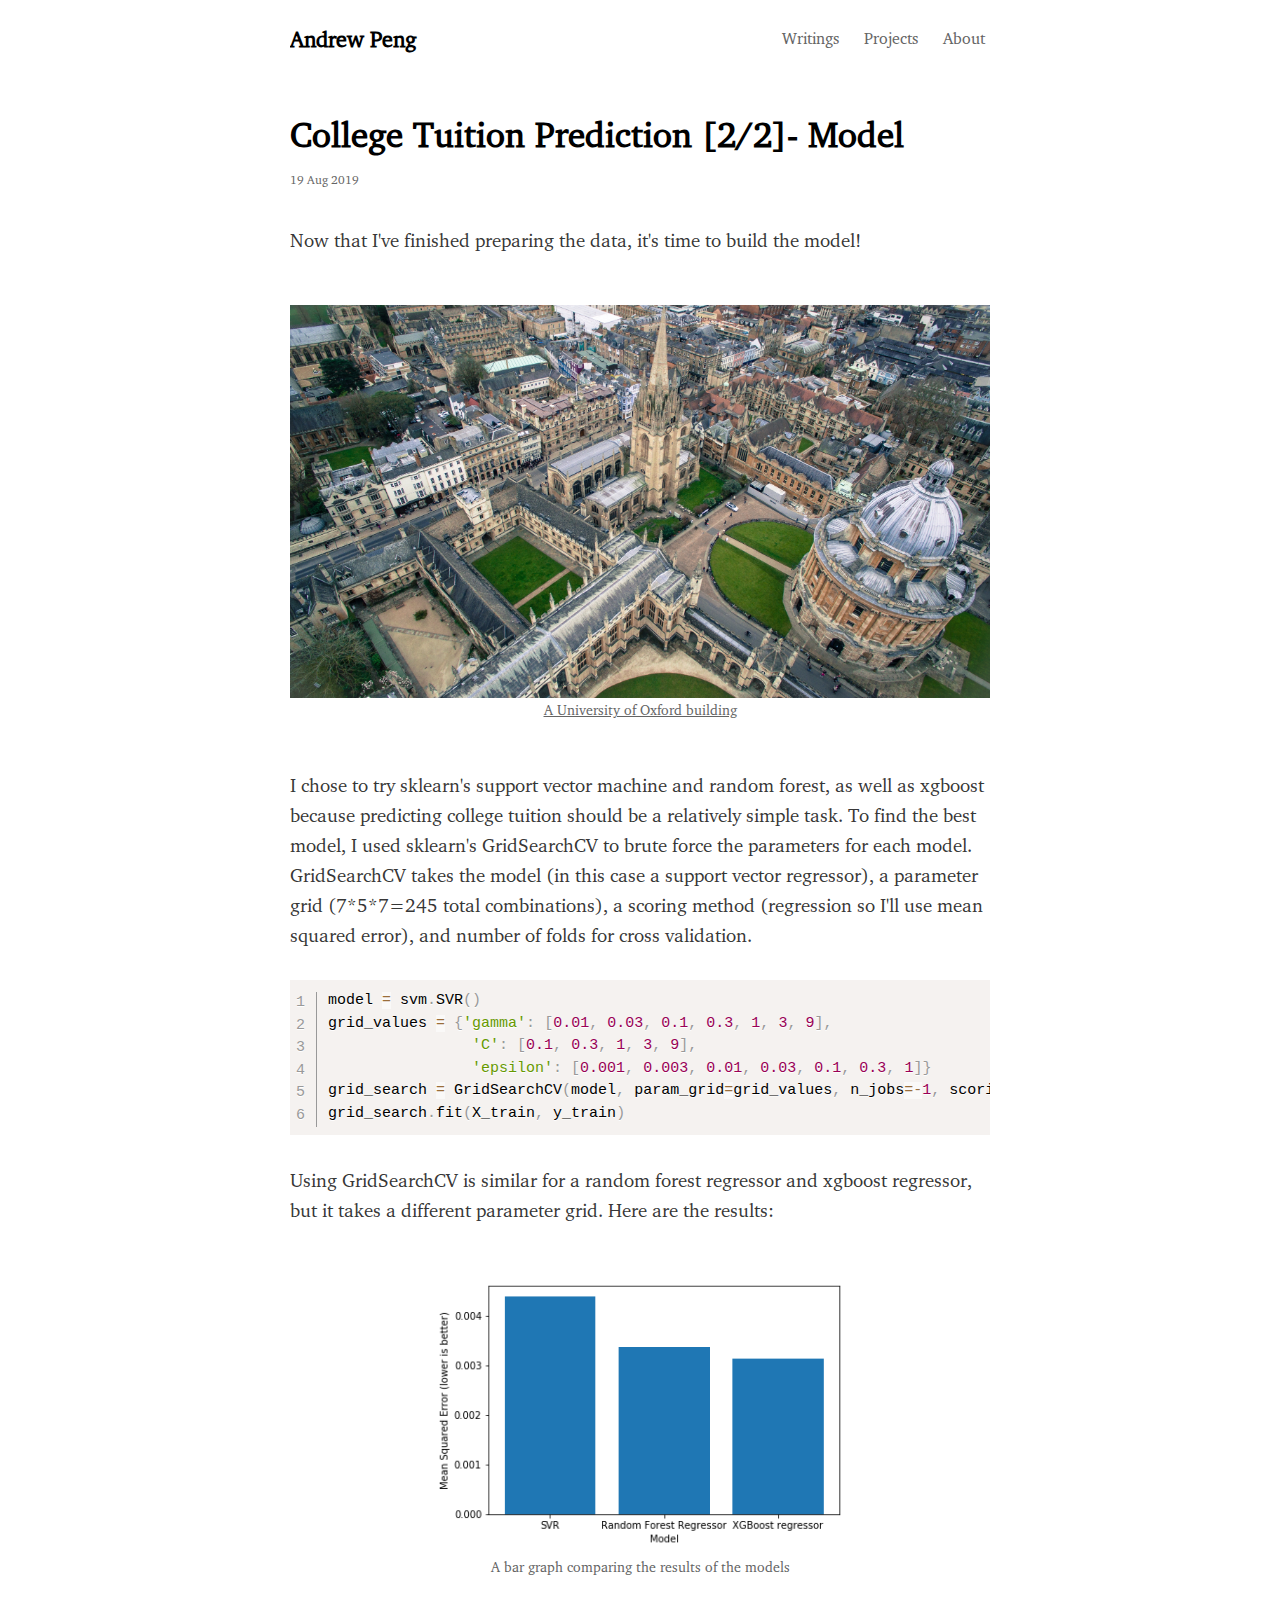
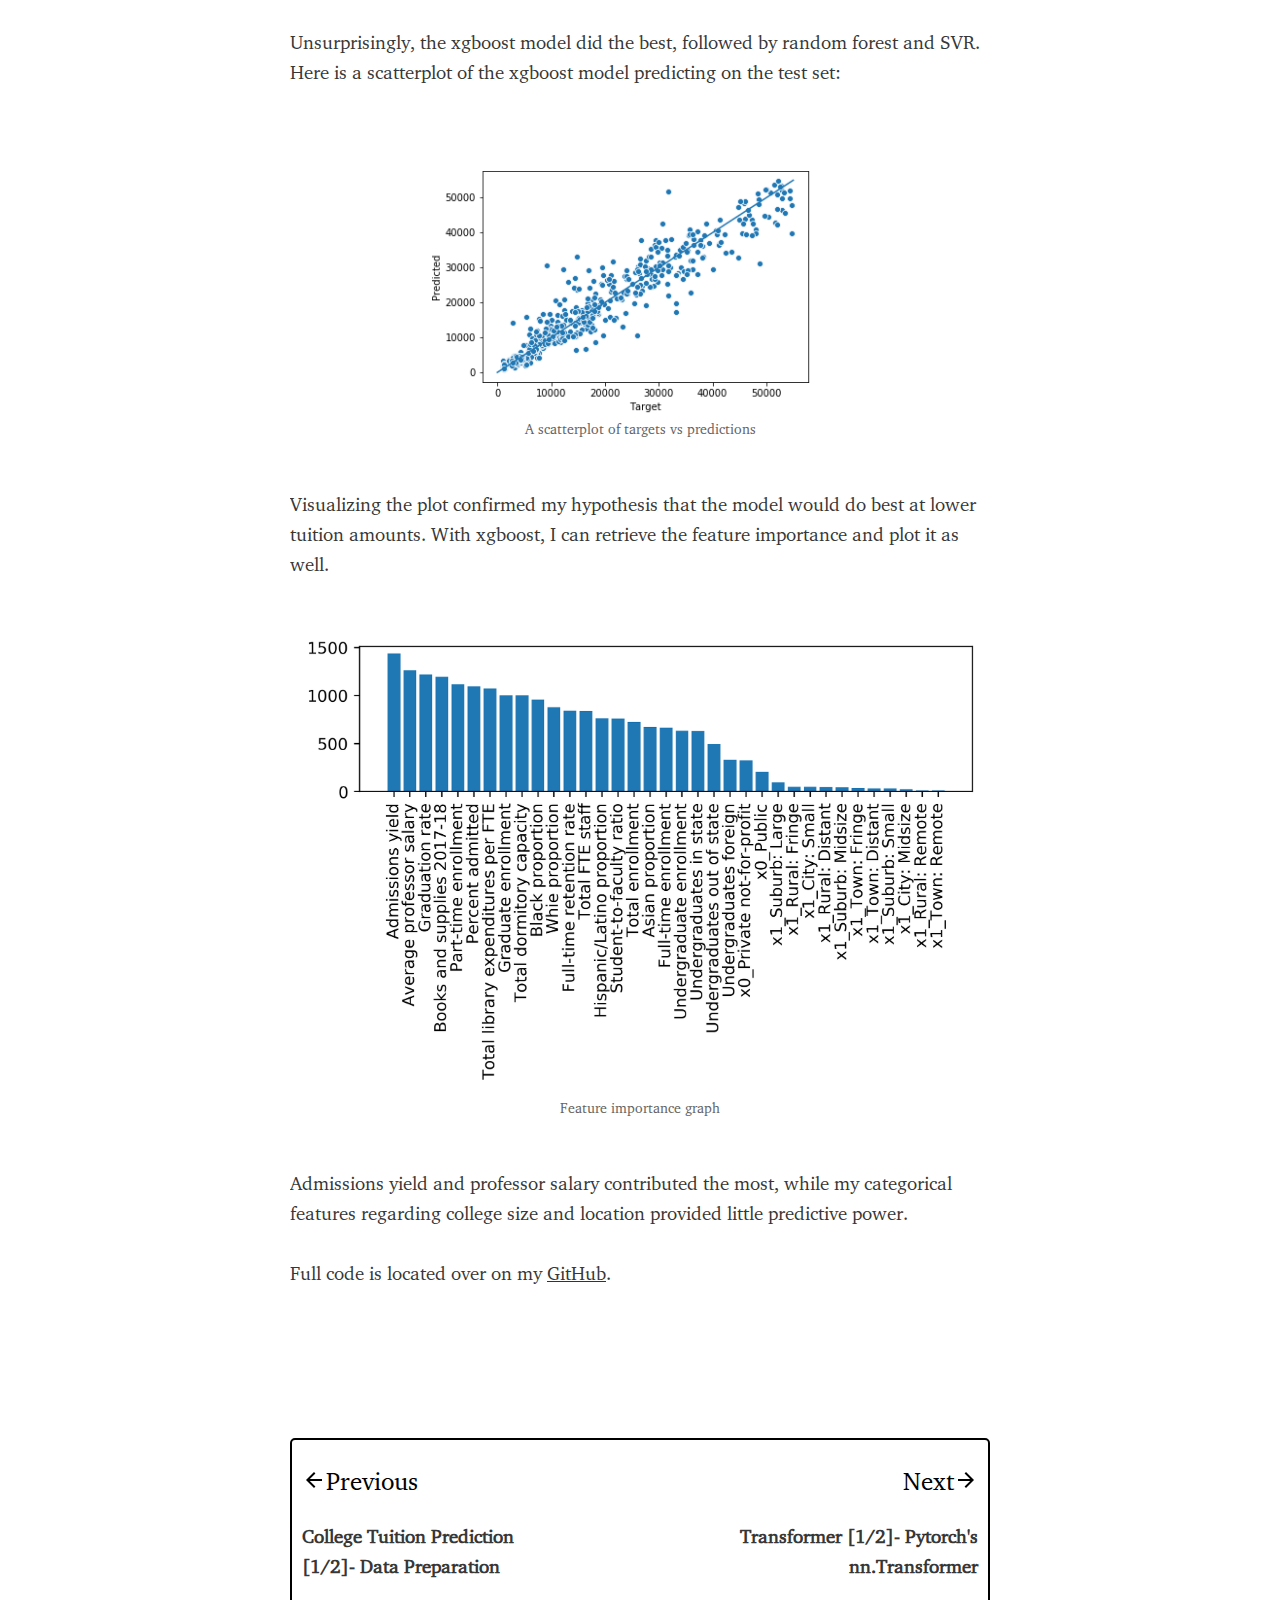
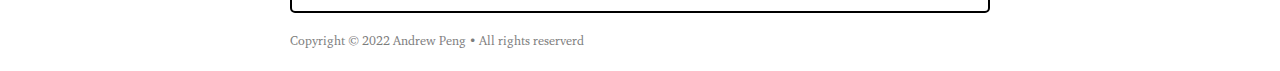
<file: writings/2-college-tuition-prediction-2.html>
<!DOCTYPE html>
<html lang="en">
  <head>
    <meta charset="UTF-8" />
    <meta http-equiv="X-UA-Compatible" content="IE=edge" />
    <meta name="viewport" content="width=device-width, initial-scale=1.0" />
    <title>Blog title</title>

    <link rel="stylesheet" href="../style.css" />
    <link rel="stylesheet" href="writings-style.css" />
    <link rel="stylesheet" href="../prism/prism.css" />

    <script src="../components/header.js" type="text/javascript" defer></script>
    <script
      src="../components/nav-footer.js"
      type="text/javascript"
      defer
    ></script>
    <script src="../components/footer.js" type="text/javascript" defer></script>
    <script src="writings.js" type="text/javascript" defer></script>

    <!-- Global site tag (gtag.js) - Google Analytics -->
    <script
      async
      src="https://www.googletagmanager.com/gtag/js?id=G-VR4JLBGD0D"
    ></script>
    <script>
      window.dataLayer = window.dataLayer || [];
      function gtag() {
        dataLayer.push(arguments);
      }
      gtag("js", new Date());

      gtag("config", "G-VR4JLBGD0D");
    </script>
  </head>
  <body>
    <div class="container">
      <header-component></header-component>

      <main>
        <h1 class="title"></h1>
        <p class="date"></p>
        <!-- Blog content goes below -->
        <div class="blog-content">
          <p>
            Now that I've finished preparing the data, it's time to build the
            model!
          </p>
          <figure>
            <img
              src="/images/2-college-tuition-prediction-2/college.jpg"
              alt="A University of Oxford building"
              style="width: 100%"
            />
            <figcaption>
              <p>
                <a
                  href="https://unsplash.com/photos/_QstzxTWnXY?utm_source=unsplash&utm_medium=referral&utm_content=creditShareLink"
                  >A University of Oxford building</a
                >
              </p>
            </figcaption>
          </figure>
          <p>
            I chose to try sklearn's support vector machine and random forest,
            as well as xgboost because predicting college tuition should be a
            relatively simple task. To find the best model, I used sklearn's
            GridSearchCV to brute force the parameters for each model.
            GridSearchCV takes the model (in this case a support vector
            regressor), a parameter grid (7*5*7=245 total combinations), a
            scoring method (regression so I'll use mean squared error), and
            number of folds for cross validation.
          </p>
          <pre
            class="line-numbers"
          ><code class="language-python">model = svm.SVR()
grid_values = {'gamma': [0.01, 0.03, 0.1, 0.3, 1, 3, 9], 
                'C': [0.1, 0.3, 1, 3, 9], 
                'epsilon': [0.001, 0.003, 0.01, 0.03, 0.1, 0.3, 1]}
grid_search = GridSearchCV(model, param_grid=grid_values, n_jobs=-1, scoring='neg_mean_squared_error', cv=3)
grid_search.fit(X_train, y_train)</code></pre>
          <p>
            Using GridSearchCV is similar for a random forest regressor and
            xgboost regressor, but it takes a different parameter grid. Here are
            the results:
          </p>
          <figure>
            <img
              src="/images/2-college-tuition-prediction-2/results.png"
              alt="A graph of the results"
              style="width: 60%"
            />
            <figcaption>
              <p>A bar graph comparing the results of the models</p>
            </figcaption>
          </figure>
          <p>
            Unsurprisingly, the xgboost model did the best, followed by random
            forest and SVR. Here is a scatterplot of the xgboost model
            predicting on the test set:
          </p>
          <figure>
            <img
              src="/images/2-college-tuition-prediction-2/predictions.png"
              alt="A scatterplot of targets vs predictions"
              style="width: 60%"
            />
            <figcaption>
              <p>A scatterplot of targets vs predictions</p>
            </figcaption>
          </figure>
          <p>
            Visualizing the plot confirmed my hypothesis that the model would do
            best at lower tuition amounts. With xgboost, I can retrieve the
            feature importance and plot it as well.
          </p>
          <figure>
            <img
              src="/images/2-college-tuition-prediction-2/feature_importance.png"
              alt="Feature importance graph"
              style="width: 100%"
            />
            <figcaption>
              <p>Feature importance graph</p>
            </figcaption>
          </figure>
          <p>
            Admissions yield and professor salary contributed the most, while my
            categorical features regarding college size and location provided
            little predictive power.
          </p>
          <p>
            Full code is located over on my
            <a
              href="https://github.com/andrewpeng02/college-tuition/tree/master"
              >GitHub</a
            >.
          </p>
        </div>
      </main>

      <nav-footer-component></nav-footer-component>
      <footer-component></footer-component>
    </div>

    <script src="../prism/prism.js"></script>
  </body>
</html>
</file>
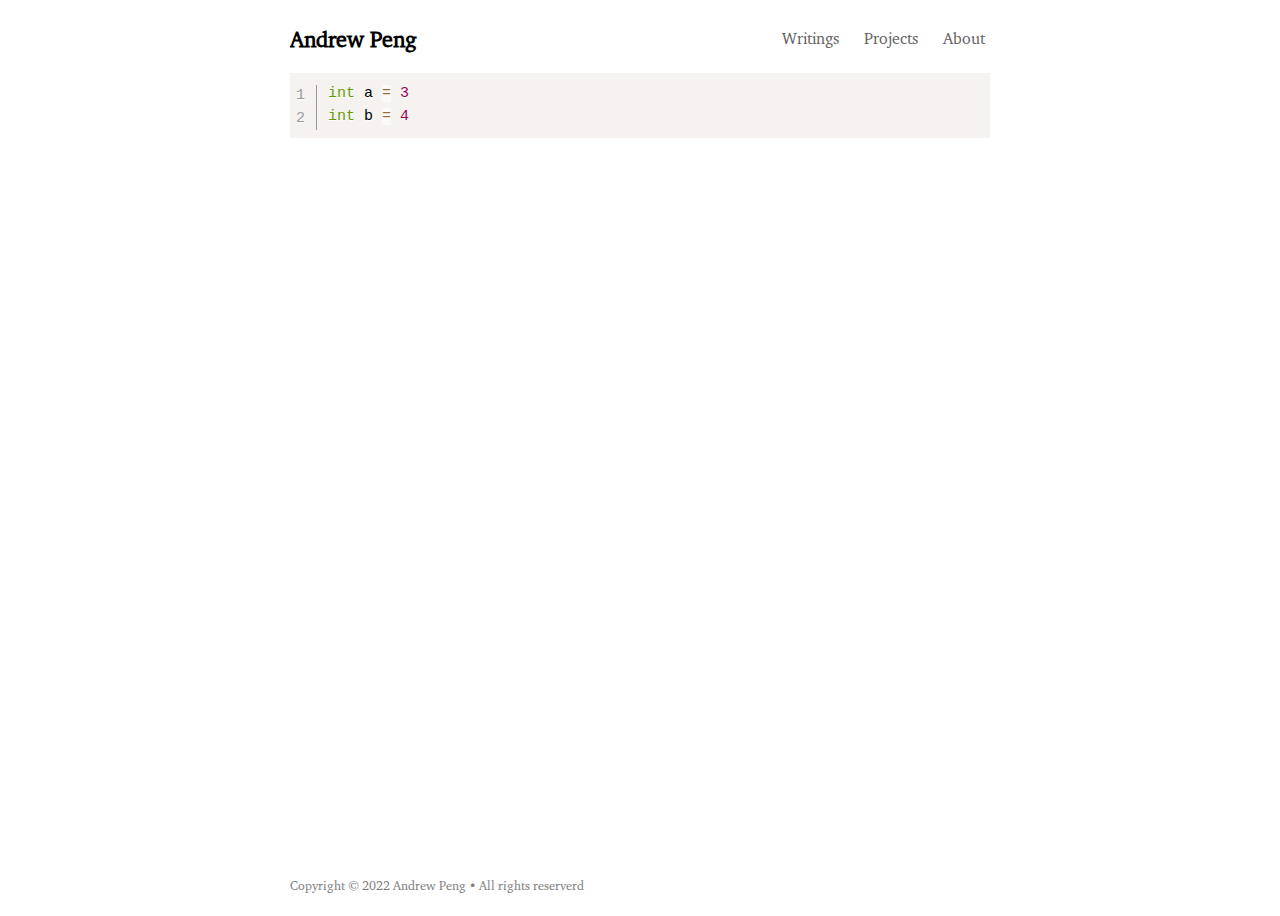
<file: writings/3-blog.html>
<!DOCTYPE html>
<html lang="en">
  <head>
    <meta charset="UTF-8" />
    <meta http-equiv="X-UA-Compatible" content="IE=edge" />
    <meta name="viewport" content="width=device-width, initial-scale=1.0" />
    <title>College Tuition Prediction [1/2]- Data Preparation</title>

    <link rel="stylesheet" href="../style.css" />
    <link rel="stylesheet" href="writings-style.css" />
    <link rel="stylesheet" href="../prism/prism.css" />

    <script src="../components/header.js" type="text/javascript" defer></script>
    <script src="../components/footer.js" type="text/javascript" defer></script>
    <script src="writings.js" type="text/javascript" defer></script>
  </head>
  <body>
    <div class="container">
      <header-component></header-component>

      <main>
        <h1 class="title"></h1>
        <p class="date"></p>
        <!-- Blog content goes here -->
        <p class="blog-content">
          <pre class="line-numbers"><code class="language-python">int a = 3 
int b = 4</code></pre>
        </p>
      </main>

      <div class="footer-nav">
        <a class="nav-a left" href="#" hidden>
          <div class="nav-previous">
            <div class="combine">
              <img
                src="../assets/mui_arrow_backwards.svg"
                alt="Backwards arrow"
              />
              <h3 class="nav-h3">Previous</h3>
            </div>
            <p class="nav-p left">Title of prev blog</p>
          </div>
        </a>
        <a class="nav-a right" href="#" hidden>
          <div class="nav-next">
            <div class="combine">
              <h3 class="nav-h3">Next</h3>
              <img
                src="../assets/mui_arrow_forwards.svg"
                alt="Forwards arrow"
              />
            </div>
            <p class="nav-p right">
              Title of next blog College Tuition Prediction [1/2]- Data
              Preparation
            </p>
          </div>
        </a>
      </div>

      <footer-component></footer-component>
    </div>

    <script src="../prism/prism.js"></script>
  </body>
</html>
</file>
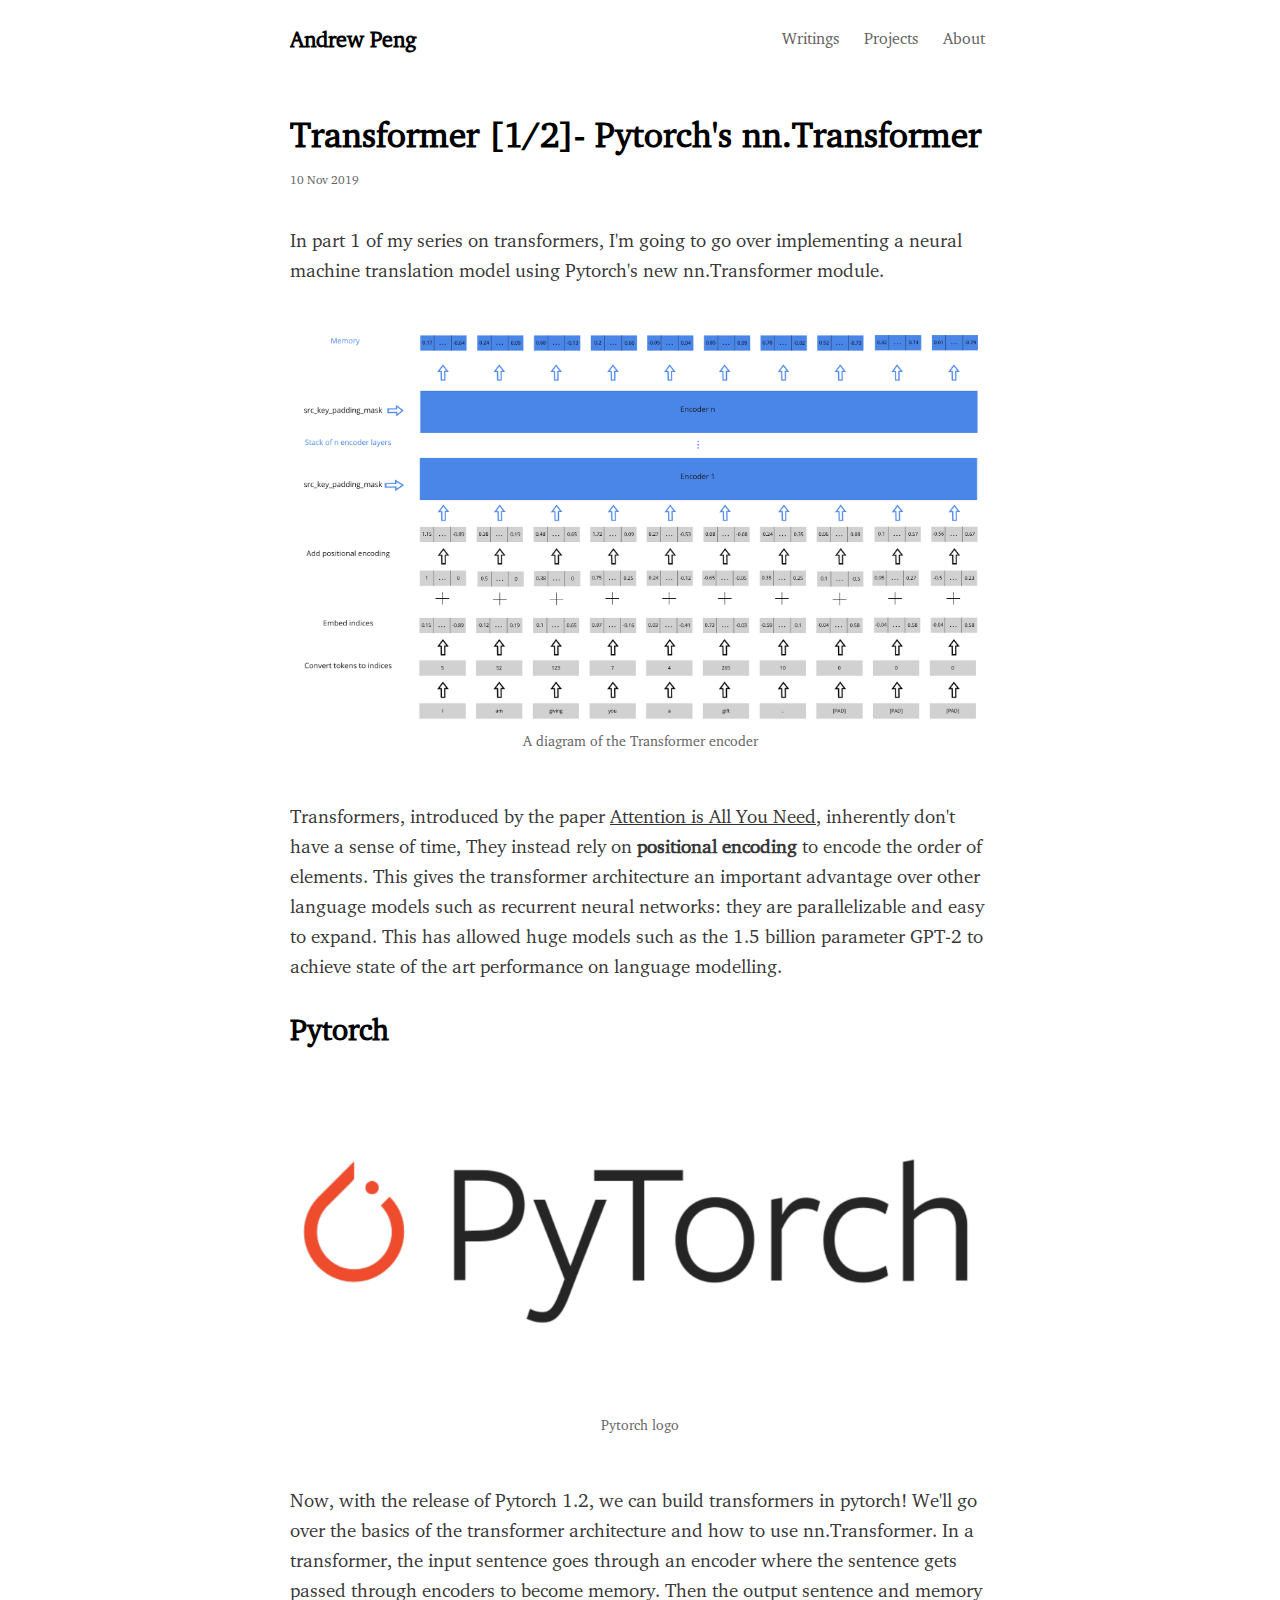
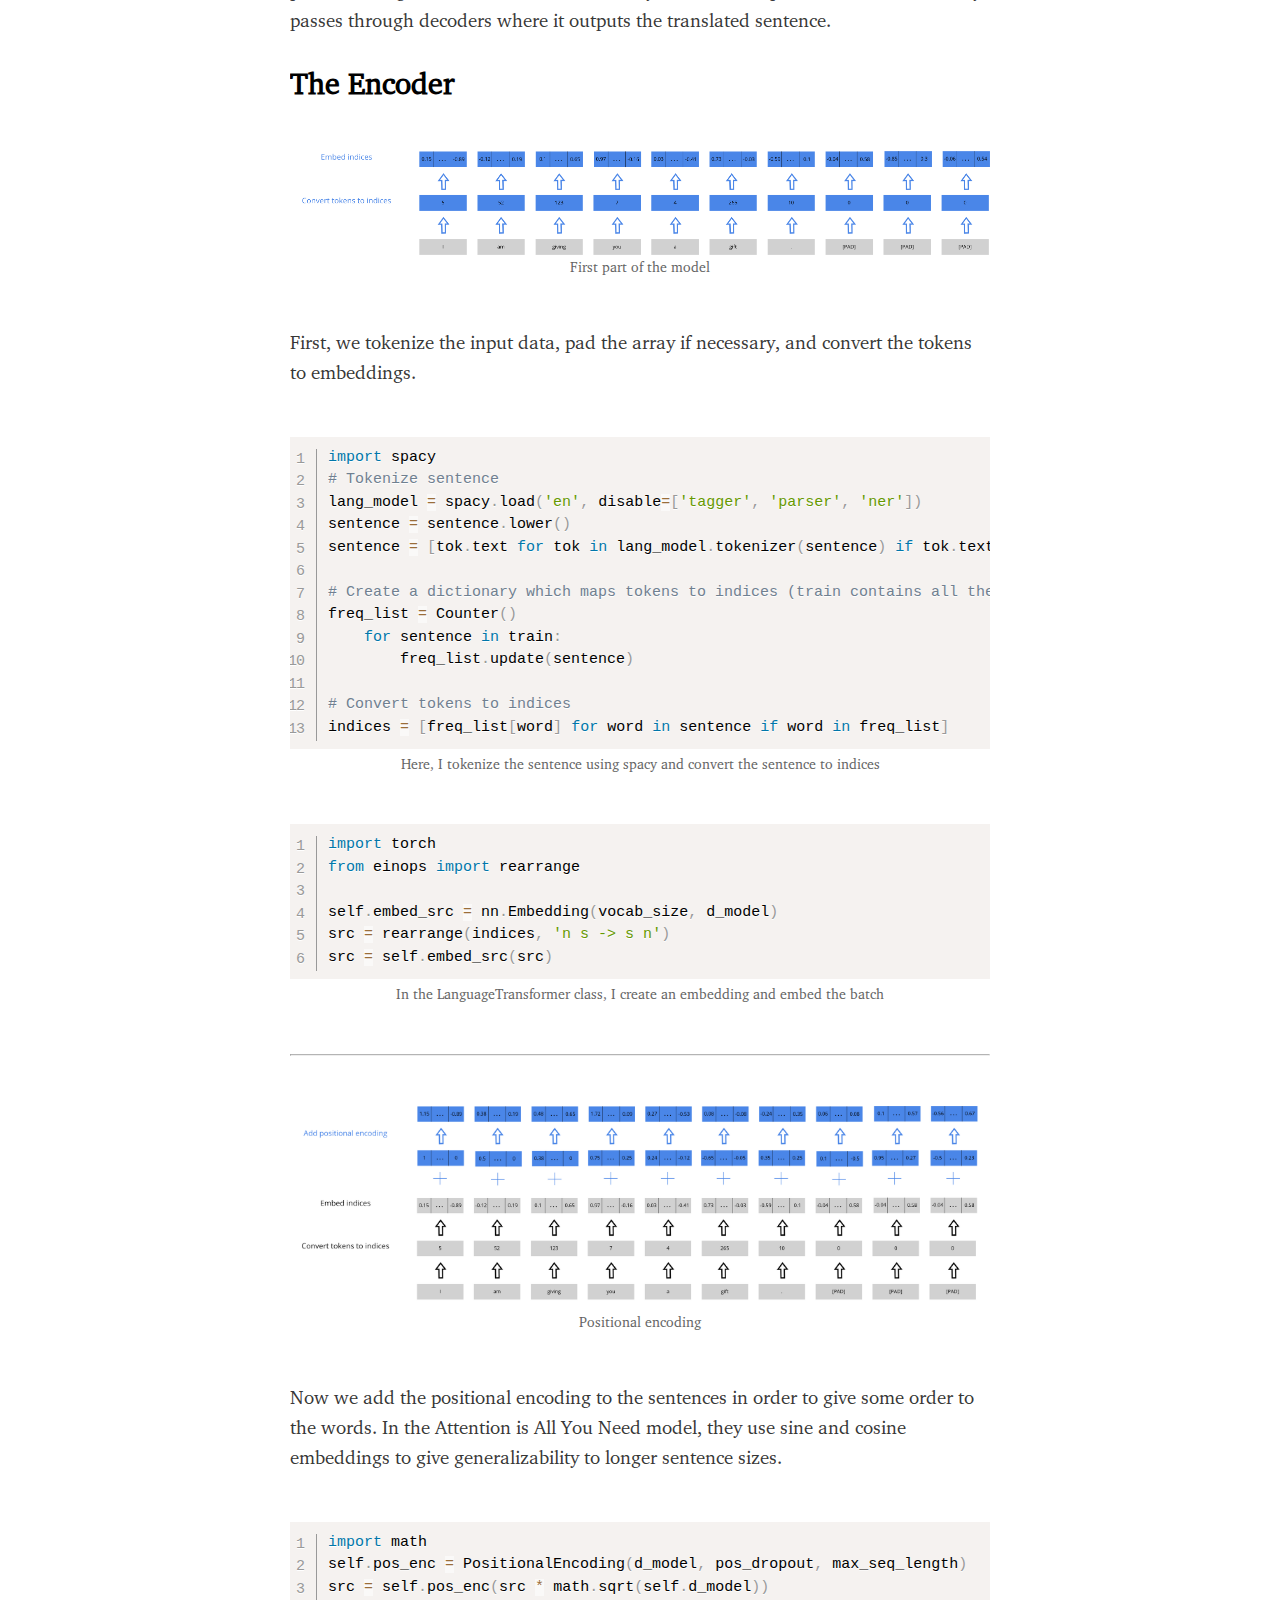
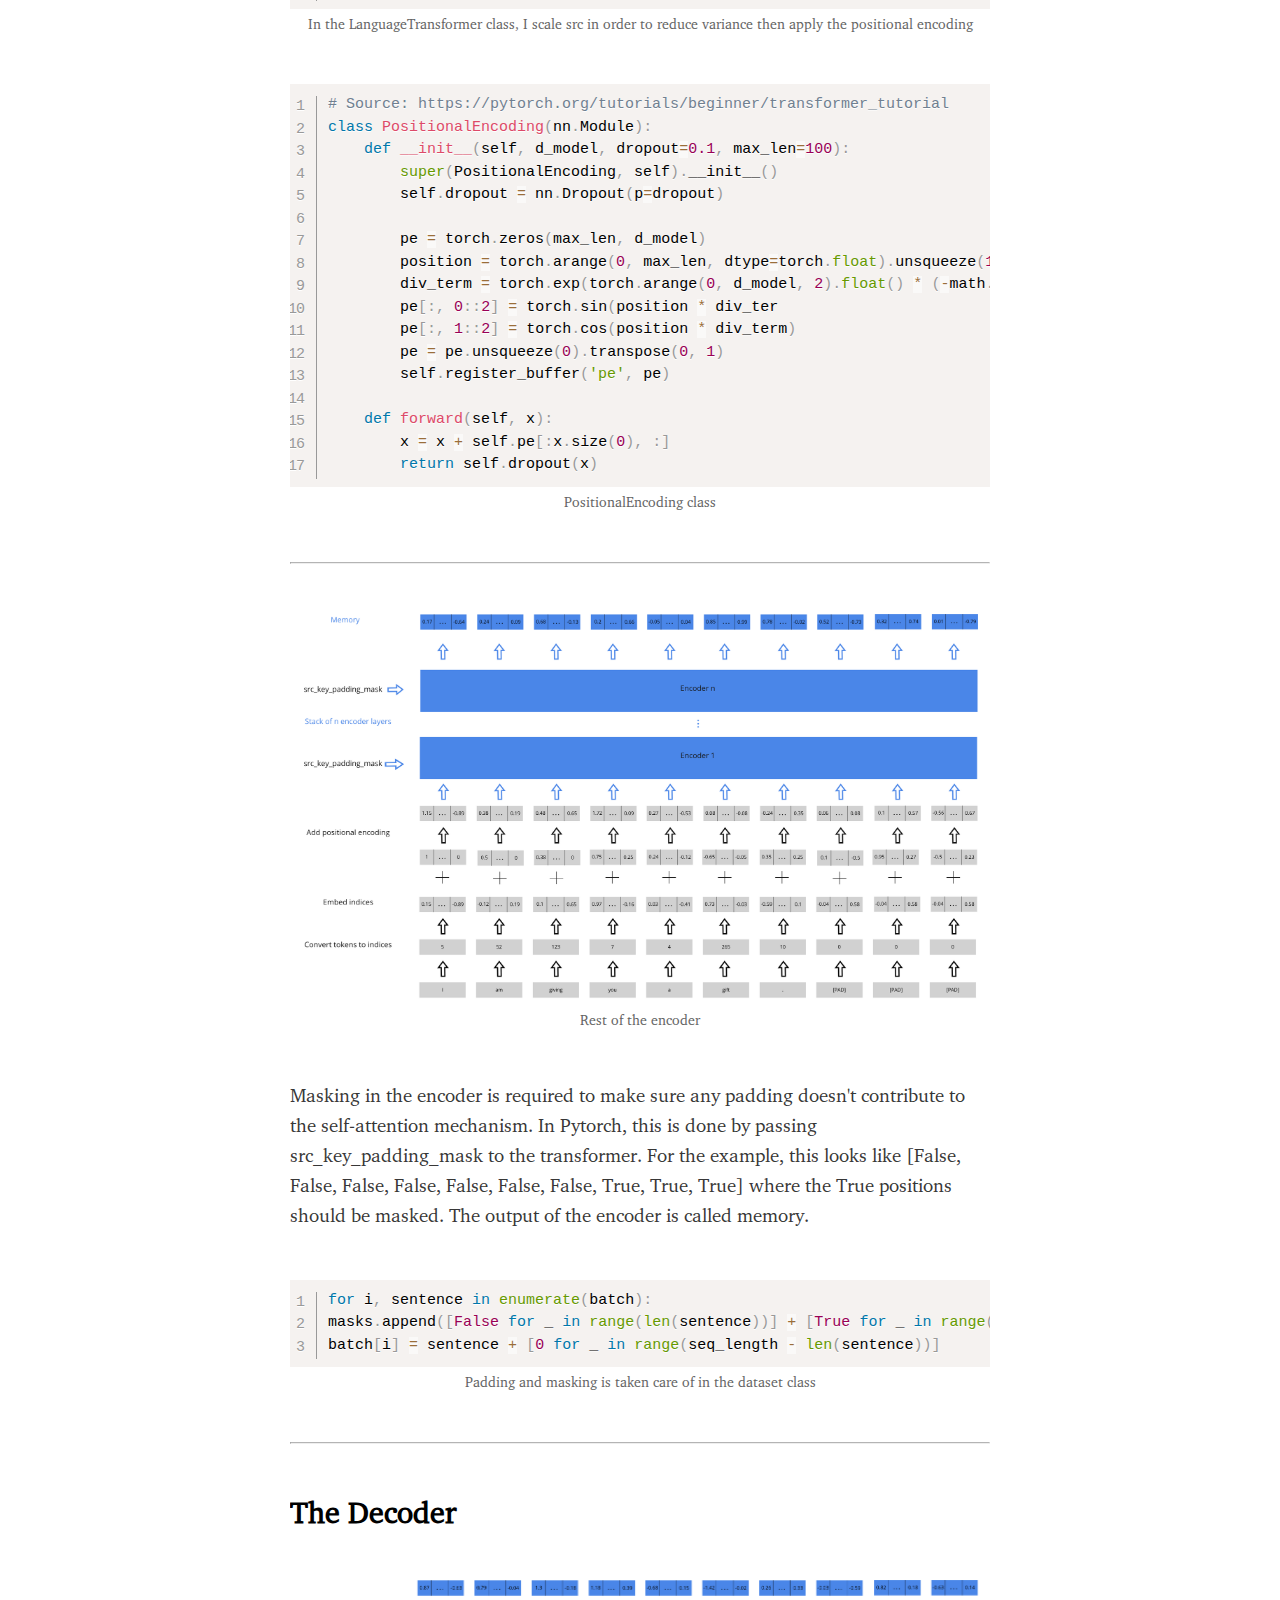
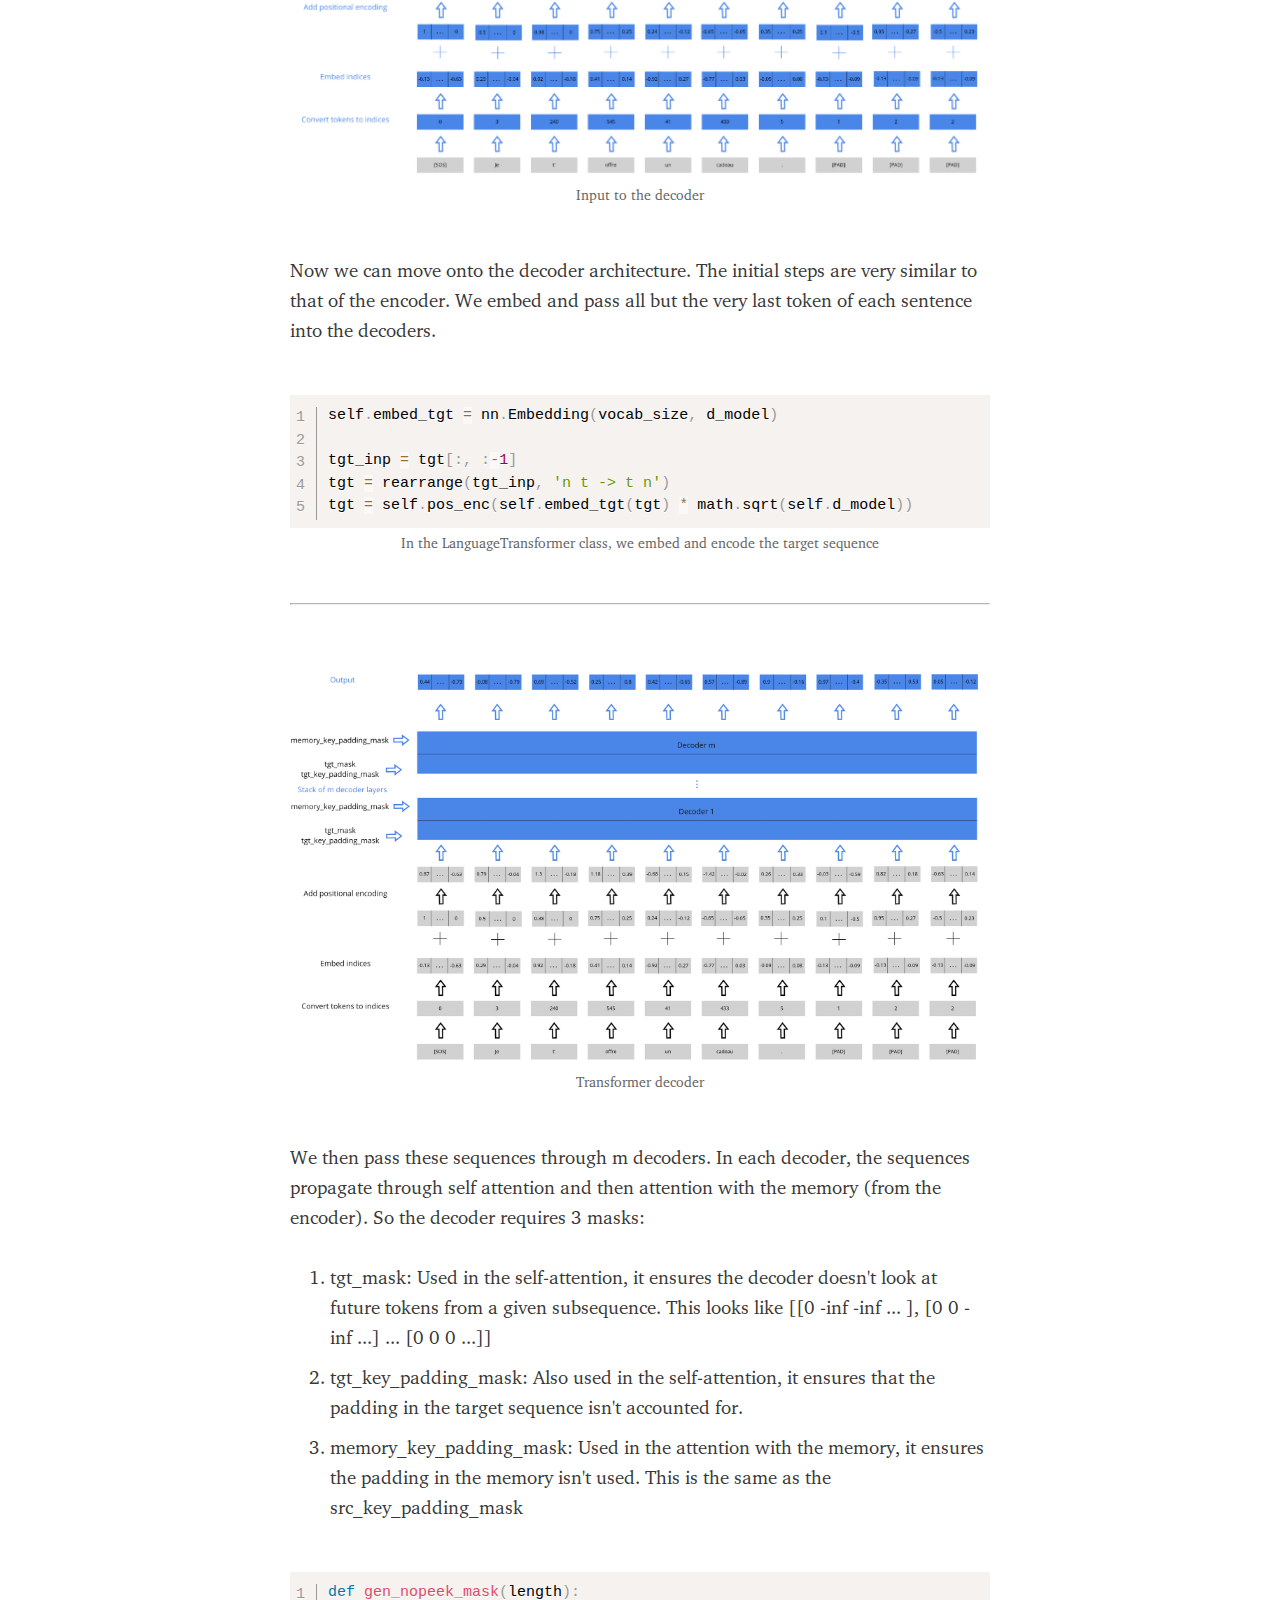
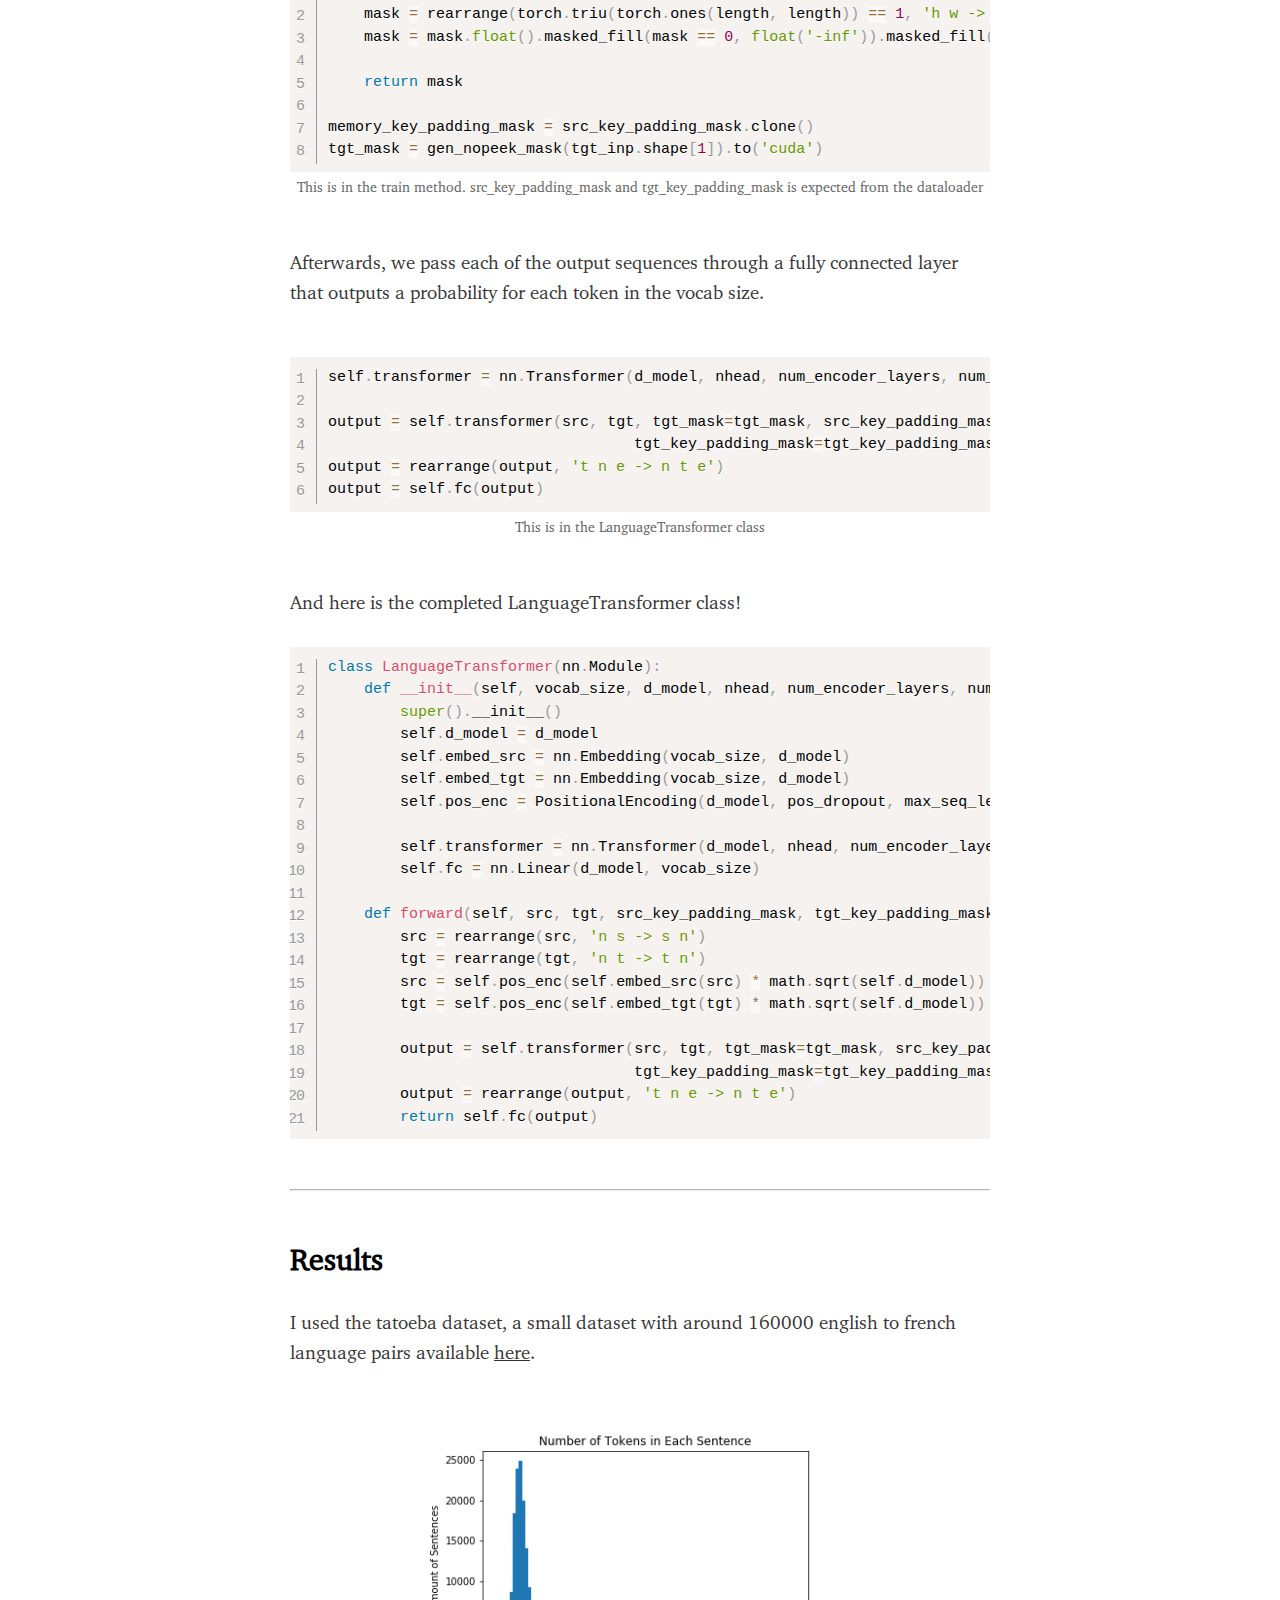
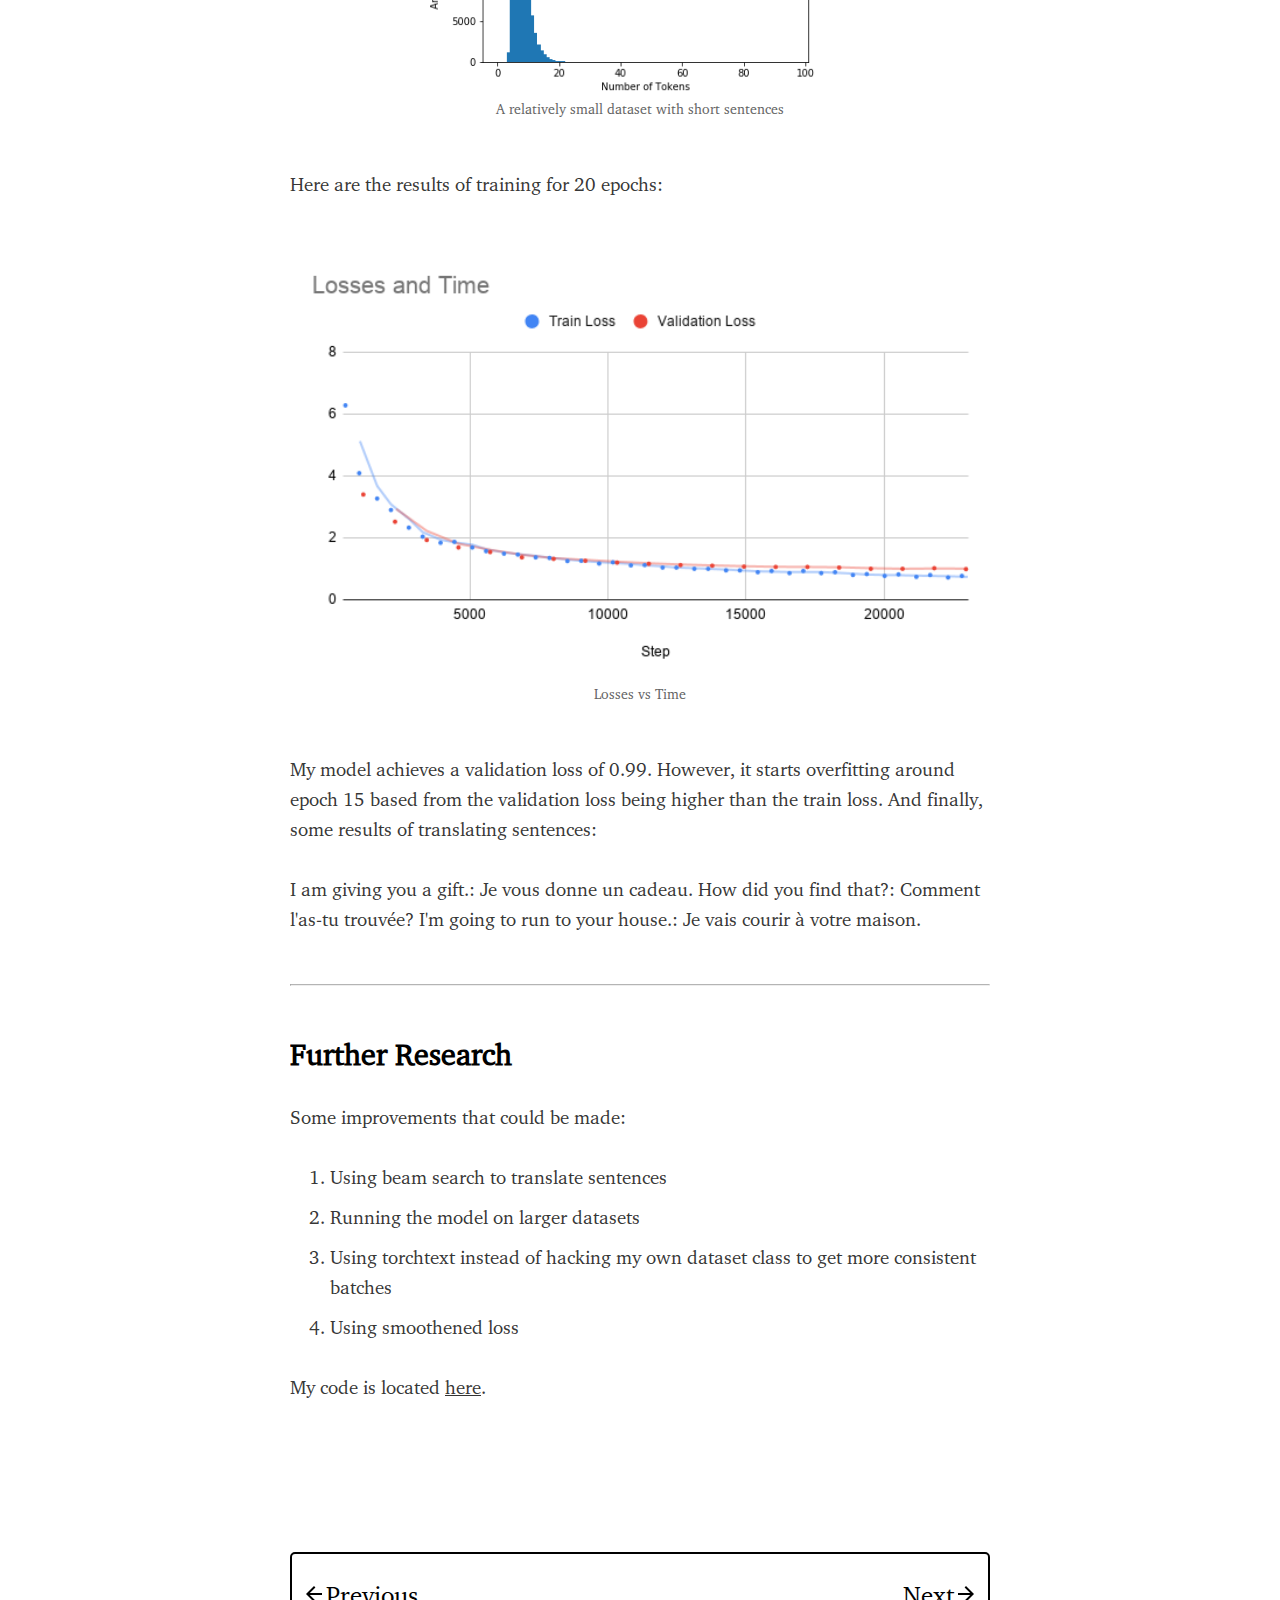
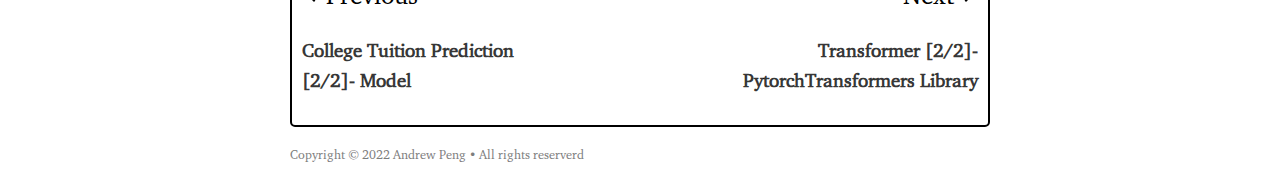
<file: writings/3-transformer-1.html>
<!DOCTYPE html>
<html lang="en">
  <head>
    <meta charset="UTF-8" />
    <meta http-equiv="X-UA-Compatible" content="IE=edge" />
    <meta name="viewport" content="width=device-width, initial-scale=1.0" />
    <title>Blog title</title>

    <link rel="stylesheet" href="../style.css" />
    <link rel="stylesheet" href="writings-style.css" />
    <link rel="stylesheet" href="../prism/prism.css" />

    <script src="../components/header.js" type="text/javascript" defer></script>
    <script
      src="../components/nav-footer.js"
      type="text/javascript"
      defer
    ></script>
    <script src="../components/footer.js" type="text/javascript" defer></script>
    <script src="writings.js" type="text/javascript" defer></script>

    <!-- Global site tag (gtag.js) - Google Analytics -->
    <script
      async
      src="https://www.googletagmanager.com/gtag/js?id=G-VR4JLBGD0D"
    ></script>
    <script>
      window.dataLayer = window.dataLayer || [];
      function gtag() {
        dataLayer.push(arguments);
      }
      gtag("js", new Date());

      gtag("config", "G-VR4JLBGD0D");
    </script>
  </head>
  <body>
    <div class="container">
      <header-component></header-component>

      <main>
        <h1 class="title"></h1>
        <p class="date"></p>
        <!-- Blog content goes below -->
        <div class="blog-content">
          <p>
            In part 1 of my series on transformers, I'm going to go over
            implementing a neural machine translation model using Pytorch's new
            nn.Transformer module.
          </p>
          <figure>
            <img
              src="/images/3-transformer-1/encoder-3.png"
              alt="A diagram of the Transformer encoder"
              style="width: 100%"
            />
            <figcaption>
              <p>A diagram of the Transformer encoder</p>
            </figcaption>
          </figure>
          <p>
            Transformers, introduced by the paper
            <a href="https://arxiv.org/abs/1706.03762"
              >Attention is All You Need</a
            >, inherently don't have a sense of time, They instead rely on
            <b>positional encoding</b> to encode the order of elements. This
            gives the transformer architecture an important advantage over other
            language models such as recurrent neural networks: they are
            parallelizable and easy to expand. This has allowed huge models such
            as the 1.5 billion parameter GPT-2 to achieve state of the art
            performance on language modelling.
          </p>
          <h2>Pytorch</h2>
          <figure>
            <img
              src="/images/3-transformer-1/pytorch-logo.png"
              alt="Pytorch logo"
              style="width: 100%"
            />
            <figcaption>
              <p>Pytorch logo</p>
            </figcaption>
          </figure>
          <p>
            Now, with the release of Pytorch 1.2, we can build transformers in
            pytorch! We'll go over the basics of the transformer architecture
            and how to use nn.Transformer. In a transformer, the input sentence
            goes through an encoder where the sentence gets passed through
            encoders to become memory. Then the output sentence and memory
            passes through decoders where it outputs the translated sentence.
          </p>
          <h2>The Encoder</h2>
          <figure>
            <img
              src="/images/3-transformer-1/encoder-1.png"
              alt="First part of the model"
              style="width: 100%"
            />
            <figcaption>
              <p>First part of the model</p>
            </figcaption>
          </figure>
          <p>
            First, we tokenize the input data, pad the array if necessary, and
            convert the tokens to embeddings.
          </p>
          <figure>
            <figcaption>
              <pre
                class="line-numbers"
              ><code class="language-python">import spacy
# Tokenize sentence
lang_model = spacy.load('en', disable=['tagger', 'parser', 'ner'])
sentence = sentence.lower()
sentence = [tok.text for tok in lang_model.tokenizer(sentence) if tok.text not in punctuation]

# Create a dictionary which maps tokens to indices (train contains all the training sentences)
freq_list = Counter()
    for sentence in train:
        freq_list.update(sentence)

# Convert tokens to indices
indices = [freq_list[word] for word in sentence if word in freq_list]</code></pre>
              <p>
                Here, I tokenize the sentence using spacy and convert the
                sentence to indices
              </p>
            </figcaption>
          </figure>
          <figure>
            <figcaption>
              <pre
                class="line-numbers"
              ><code class="language-python">import torch
from einops import rearrange

self.embed_src = nn.Embedding(vocab_size, d_model)
src = rearrange(indices, 'n s -> s n')
src = self.embed_src(src)</code></pre>
              <p>
                In the LanguageTransformer class, I create an embedding and
                embed the batch
              </p>
            </figcaption>
          </figure>
          <hr />
          <figure>
            <img
              src="/images/3-transformer-1/encoder-2.png"
              alt="Positional encoding"
              style="width: 100%"
            />
            <figcaption>
              <p>Positional encoding</p>
            </figcaption>
          </figure>
          <p>
            Now we add the positional encoding to the sentences in order to give
            some order to the words. In the Attention is All You Need model,
            they use sine and cosine embeddings to give generalizability to
            longer sentence sizes.
          </p>
          <figure>
            <figcaption>
              <pre
                class="line-numbers"
              ><code class="language-python">import math 
self.pos_enc = PositionalEncoding(d_model, pos_dropout, max_seq_length)
src = self.pos_enc(src * math.sqrt(self.d_model))</code></pre>
              <p>
                In the LanguageTransformer class, I scale src in order to reduce
                variance then apply the positional encoding
              </p>
            </figcaption>
          </figure>
          <figure>
            <figcaption>
              <pre
                class="line-numbers"
              ><code class="language-python"># Source: https://pytorch.org/tutorials/beginner/transformer_tutorial
class PositionalEncoding(nn.Module):
    def __init__(self, d_model, dropout=0.1, max_len=100):
        super(PositionalEncoding, self).__init__()
        self.dropout = nn.Dropout(p=dropout)

        pe = torch.zeros(max_len, d_model)
        position = torch.arange(0, max_len, dtype=torch.float).unsqueeze(1)
        div_term = torch.exp(torch.arange(0, d_model, 2).float() * (-math.log(10000.0) / d_model))
        pe[:, 0::2] = torch.sin(position * div_ter
        pe[:, 1::2] = torch.cos(position * div_term)
        pe = pe.unsqueeze(0).transpose(0, 1)
        self.register_buffer('pe', pe)

    def forward(self, x):
        x = x + self.pe[:x.size(0), :]
        return self.dropout(x)</code></pre>
              <p>PositionalEncoding class</p>
            </figcaption>
          </figure>
          <hr />
          <figure>
            <img
              src="/images/3-transformer-1/encoder-3-2.png"
              alt="Encoder with memory"
              style="width: 100%"
            />
            <figcaption>
              <p>Rest of the encoder</p>
            </figcaption>
          </figure>
          <p>
            Masking in the encoder is required to make sure any padding doesn't
            contribute to the self-attention mechanism. In Pytorch, this is done
            by passing src_key_padding_mask to the transformer. For the example,
            this looks like [False, False, False, False, False, False, False,
            True, True, True] where the True positions should be masked. The
            output of the encoder is called memory.
          </p>
          <figure>
            <figcaption>
              <pre
                class="line-numbers"
              ><code class="language-python">for i, sentence in enumerate(batch):
masks.append([False for _ in range(len(sentence))] + [True for _ in range(seq_length - len(sentence))])
batch[i] = sentence + [0 for _ in range(seq_length - len(sentence))]</code></pre>
              <p>Padding and masking is taken care of in the dataset class</p>
            </figcaption>
          </figure>
          <hr />
          <h2>The Decoder</h2>
          <figure>
            <img
              src="/images/3-transformer-1/decoder-1.png"
              alt="Input to the decoder"
              style="width: 100%"
            />
            <figcaption>
              <p>Input to the decoder</p>
            </figcaption>
          </figure>
          <p>
            Now we can move onto the decoder architecture. The initial steps are
            very similar to that of the encoder. We embed and pass all but the
            very last token of each sentence into the decoders.
          </p>
          <figure>
            <figcaption>
              <pre
                class="line-numbers"
              ><code class="language-python">self.embed_tgt = nn.Embedding(vocab_size, d_model)

tgt_inp = tgt[:, :-1]
tgt = rearrange(tgt_inp, 'n t -> t n')
tgt = self.pos_enc(self.embed_tgt(tgt) * math.sqrt(self.d_model))</code></pre>
              <p>
                In the LanguageTransformer class, we embed and encode the target
                sequence
              </p>
            </figcaption>
          </figure>
          <hr />
          <figure>
            <img
              src="/images/3-transformer-1/decoder-2.png"
              alt="Transformer decoder"
              style="width: 100%"
            />
            <figcaption>
              <p>Transformer decoder</p>
            </figcaption>
          </figure>
          <p>
            We then pass these sequences through m decoders. In each decoder,
            the sequences propagate through self attention and then attention
            with the memory (from the encoder). So the decoder requires 3 masks:
          </p>
          <ol>
            <li>
              tgt_mask: Used in the self-attention, it ensures the decoder
              doesn't look at future tokens from a given subsequence. This looks
              like [[0 -inf -inf ... ], [0 0 -inf ...] ... [0 0 0 ...]]
            </li>
            <li>
              tgt_key_padding_mask: Also used in the self-attention, it ensures
              that the padding in the target sequence isn't accounted for.
            </li>
            <li>
              memory_key_padding_mask: Used in the attention with the memory, it
              ensures the padding in the memory isn't used. This is the same as
              the src_key_padding_mask
            </li>
          </ol>
          <figure>
            <figcaption>
              <pre
                class="line-numbers"
              ><code class="language-python">def gen_nopeek_mask(length):
    mask = rearrange(torch.triu(torch.ones(length, length)) == 1, 'h w -> w h')
    mask = mask.float().masked_fill(mask == 0, float('-inf')).masked_fill(mask == 1, float(0.0))

    return mask

memory_key_padding_mask = src_key_padding_mask.clone()
tgt_mask = gen_nopeek_mask(tgt_inp.shape[1]).to('cuda')</code></pre>
              <p>
                This is in the train method. src_key_padding_mask and
                tgt_key_padding_mask is expected from the dataloader
              </p>
            </figcaption>
          </figure>
          <p>
            Afterwards, we pass each of the output sequences through a fully
            connected layer that outputs a probability for each token in the
            vocab size.
          </p>
          <figure>
            <figcaption>
              <pre
                class="line-numbers"
              ><code class="language-python">self.transformer = nn.Transformer(d_model, nhead, num_encoder_layers, num_decoder_layers, dim_feedforward, trans_dropout)

output = self.transformer(src, tgt, tgt_mask=tgt_mask, src_key_padding_mask=src_key_padding_mask,
                                  tgt_key_padding_mask=tgt_key_padding_mask, memory_key_padding_mask=memory_key_padding_mask)
output = rearrange(output, 't n e -> n t e')
output = self.fc(output)</code></pre>
              <p>This is in the LanguageTransformer class</p>
            </figcaption>
          </figure>
          <p>And here is the completed LanguageTransformer class!</p>
          <pre
            class="line-numbers"
          ><code class="language-python">class LanguageTransformer(nn.Module):
    def __init__(self, vocab_size, d_model, nhead, num_encoder_layers, num_decoder_layers, dim_feedforward, max_seq_length, pos_dropout, trans_dropout):
        super().__init__()
        self.d_model = d_model
        self.embed_src = nn.Embedding(vocab_size, d_model)
        self.embed_tgt = nn.Embedding(vocab_size, d_model)
        self.pos_enc = PositionalEncoding(d_model, pos_dropout, max_seq_length)

        self.transformer = nn.Transformer(d_model, nhead, num_encoder_layers, num_decoder_layers, dim_feedforward, trans_dropout)
        self.fc = nn.Linear(d_model, vocab_size)

    def forward(self, src, tgt, src_key_padding_mask, tgt_key_padding_mask, memory_key_padding_mask, tgt_mask):
        src = rearrange(src, 'n s -> s n')
        tgt = rearrange(tgt, 'n t -> t n')
        src = self.pos_enc(self.embed_src(src) * math.sqrt(self.d_model))
        tgt = self.pos_enc(self.embed_tgt(tgt) * math.sqrt(self.d_model))

        output = self.transformer(src, tgt, tgt_mask=tgt_mask, src_key_padding_mask=src_key_padding_mask,
                                  tgt_key_padding_mask=tgt_key_padding_mask, memory_key_padding_mask=memory_key_padding_mask)
        output = rearrange(output, 't n e -> n t e')
        return self.fc(output)</code></pre>
          <hr />
          <h2>Results</h2>
          <p>
            I used the tatoeba dataset, a small dataset with around 160000
            english to french language pairs available
            <a href="http://www.manythings.org/anki/">here</a>.
          </p>
          <figure>
            <img
              src="/images/3-transformer-1/data.png"
              alt="A relatively small dataset with short sentences"
              style="width: 60%"
            />
            <figcaption>
              <p>A relatively small dataset with short sentences</p>
            </figcaption>
          </figure>
          <p>Here are the results of training for 20 epochs:</p>
          <figure>
            <img
              src="/images/3-transformer-1/Losses-and-Time.png"
              alt="Losses vs Time"
              style="width: 100%"
            />
            <figcaption>
              <p>Losses vs Time</p>
            </figcaption>
          </figure>
          <p>
            My model achieves a validation loss of 0.99. However, it starts
            overfitting around epoch 15 based from the validation loss being
            higher than the train loss. And finally, some results of translating
            sentences:
          </p>
          <p>
            I am giving you a gift.: Je vous donne un cadeau. How did you find
            that?: Comment l'as-tu trouvée? I'm going to run to your house.: Je
            vais courir à votre maison.
          </p>
          <hr />
          <h2>Further Research</h2>
          <p>Some improvements that could be made:</p>
          <ol>
            <li>Using beam search to translate sentences</li>
            <li>Running the model on larger datasets</li>
            <li>
              Using torchtext instead of hacking my own dataset class to get
              more consistent batches
            </li>
            <li>Using smoothened loss</li>
          </ol>
          <p>
            My code is located
            <a href="https://github.com/andrewpeng02/transformer-translation"
              >here</a
            >.
          </p>
        </div>
      </main>

      <nav-footer-component></nav-footer-component>
      <footer-component></footer-component>
    </div>

    <script src="../prism/prism.js"></script>
  </body>
</html>
</file>
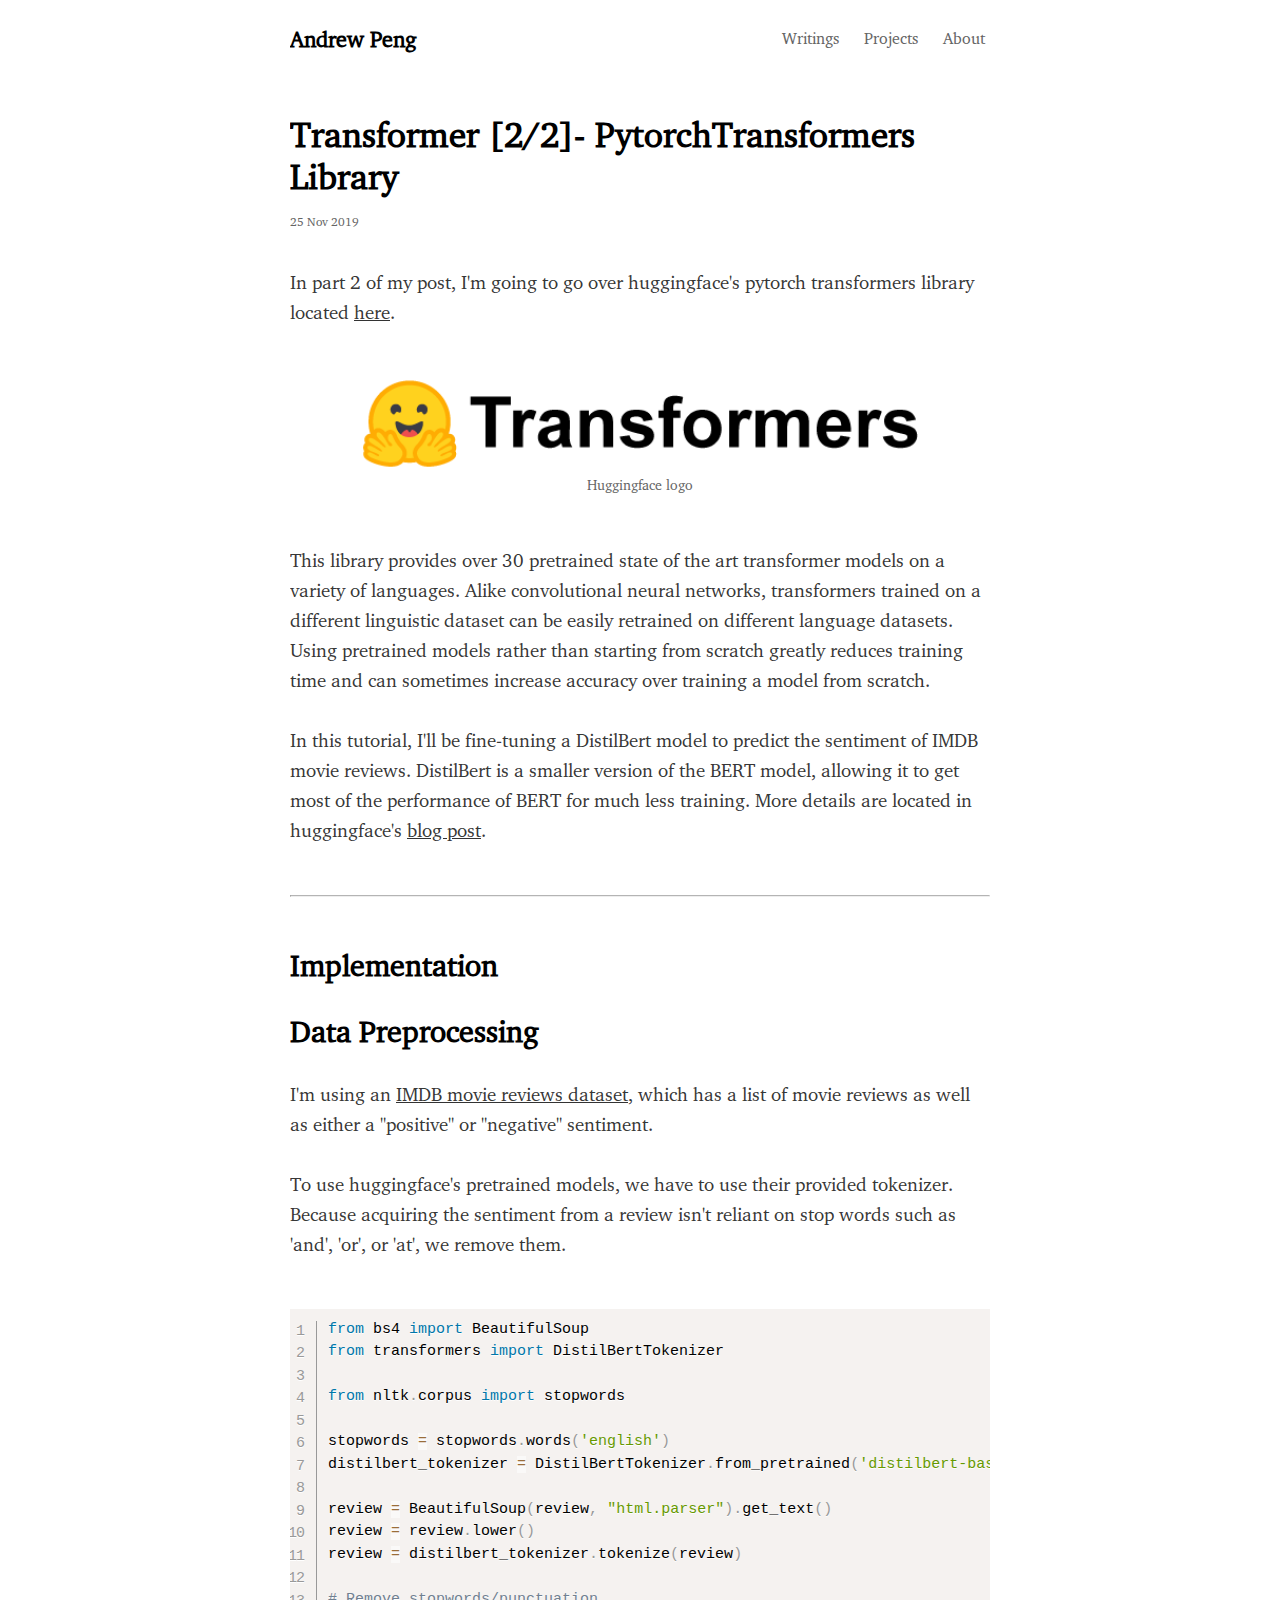
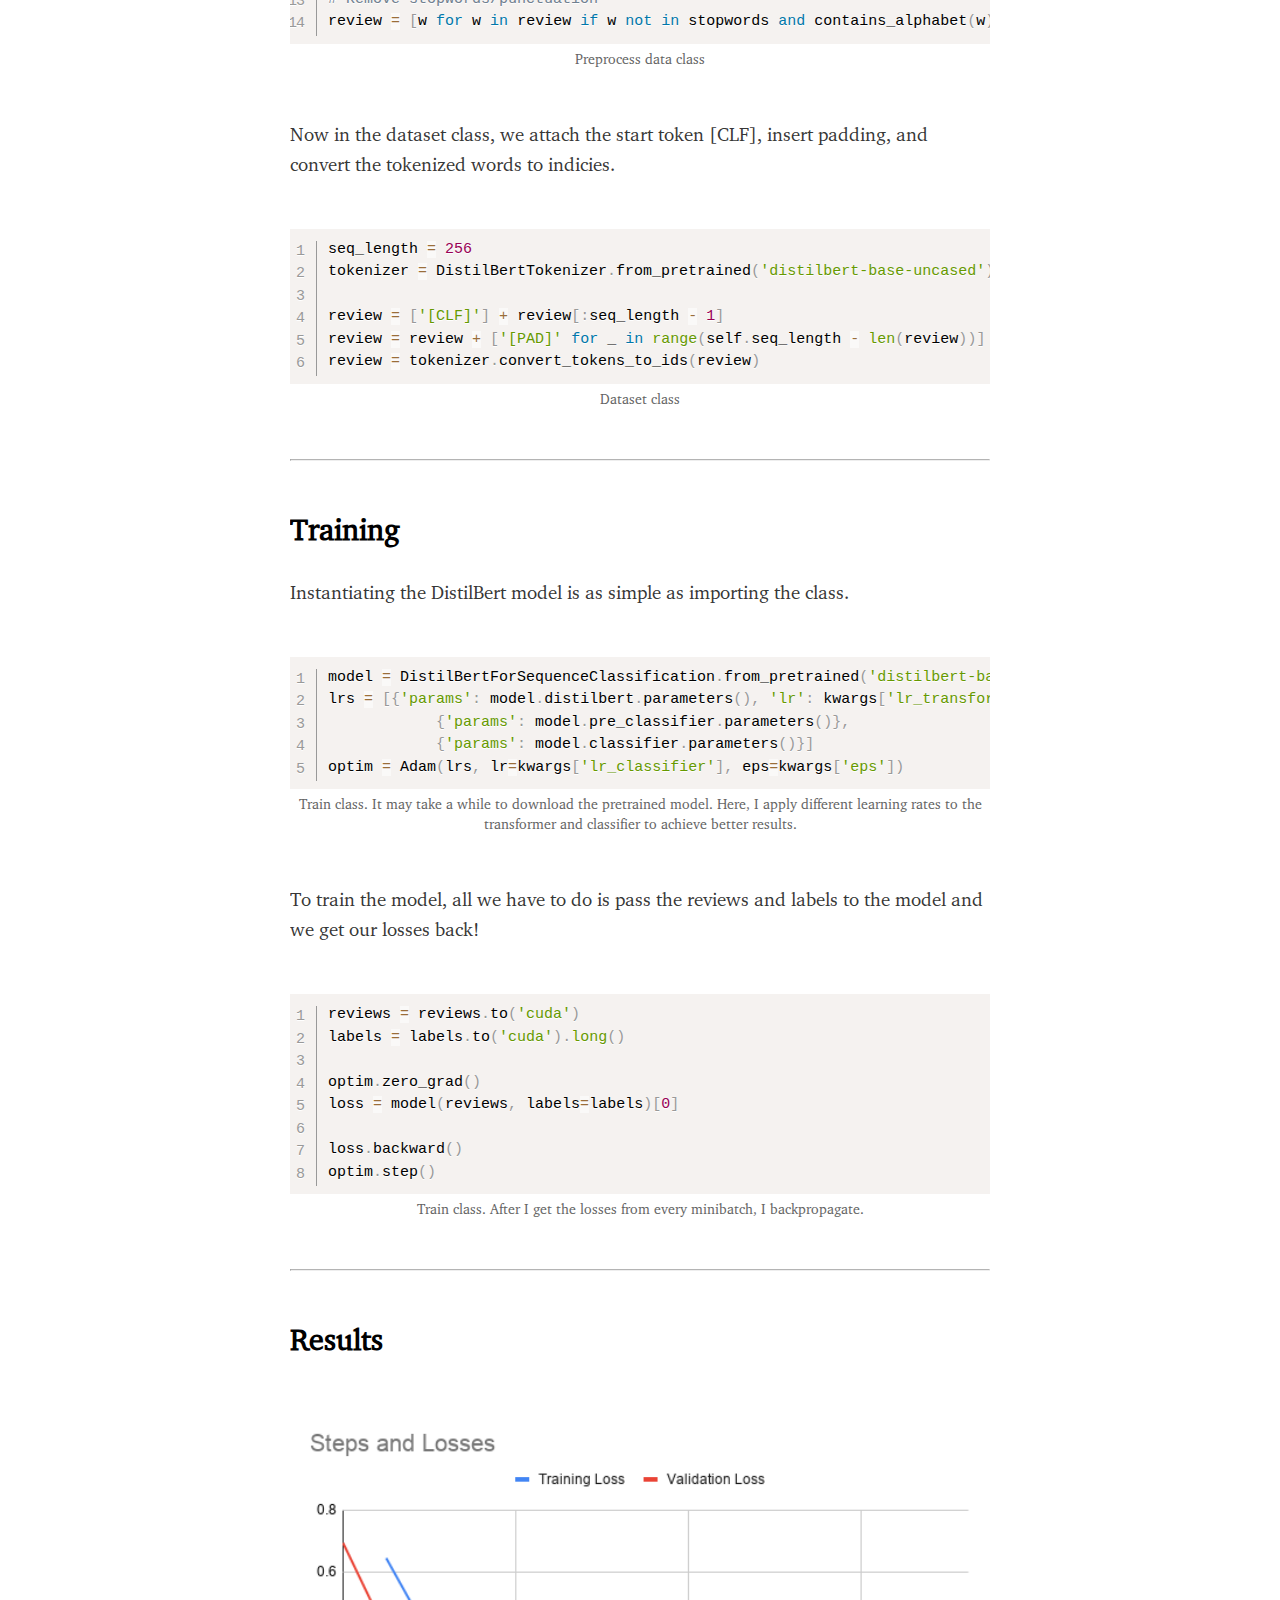
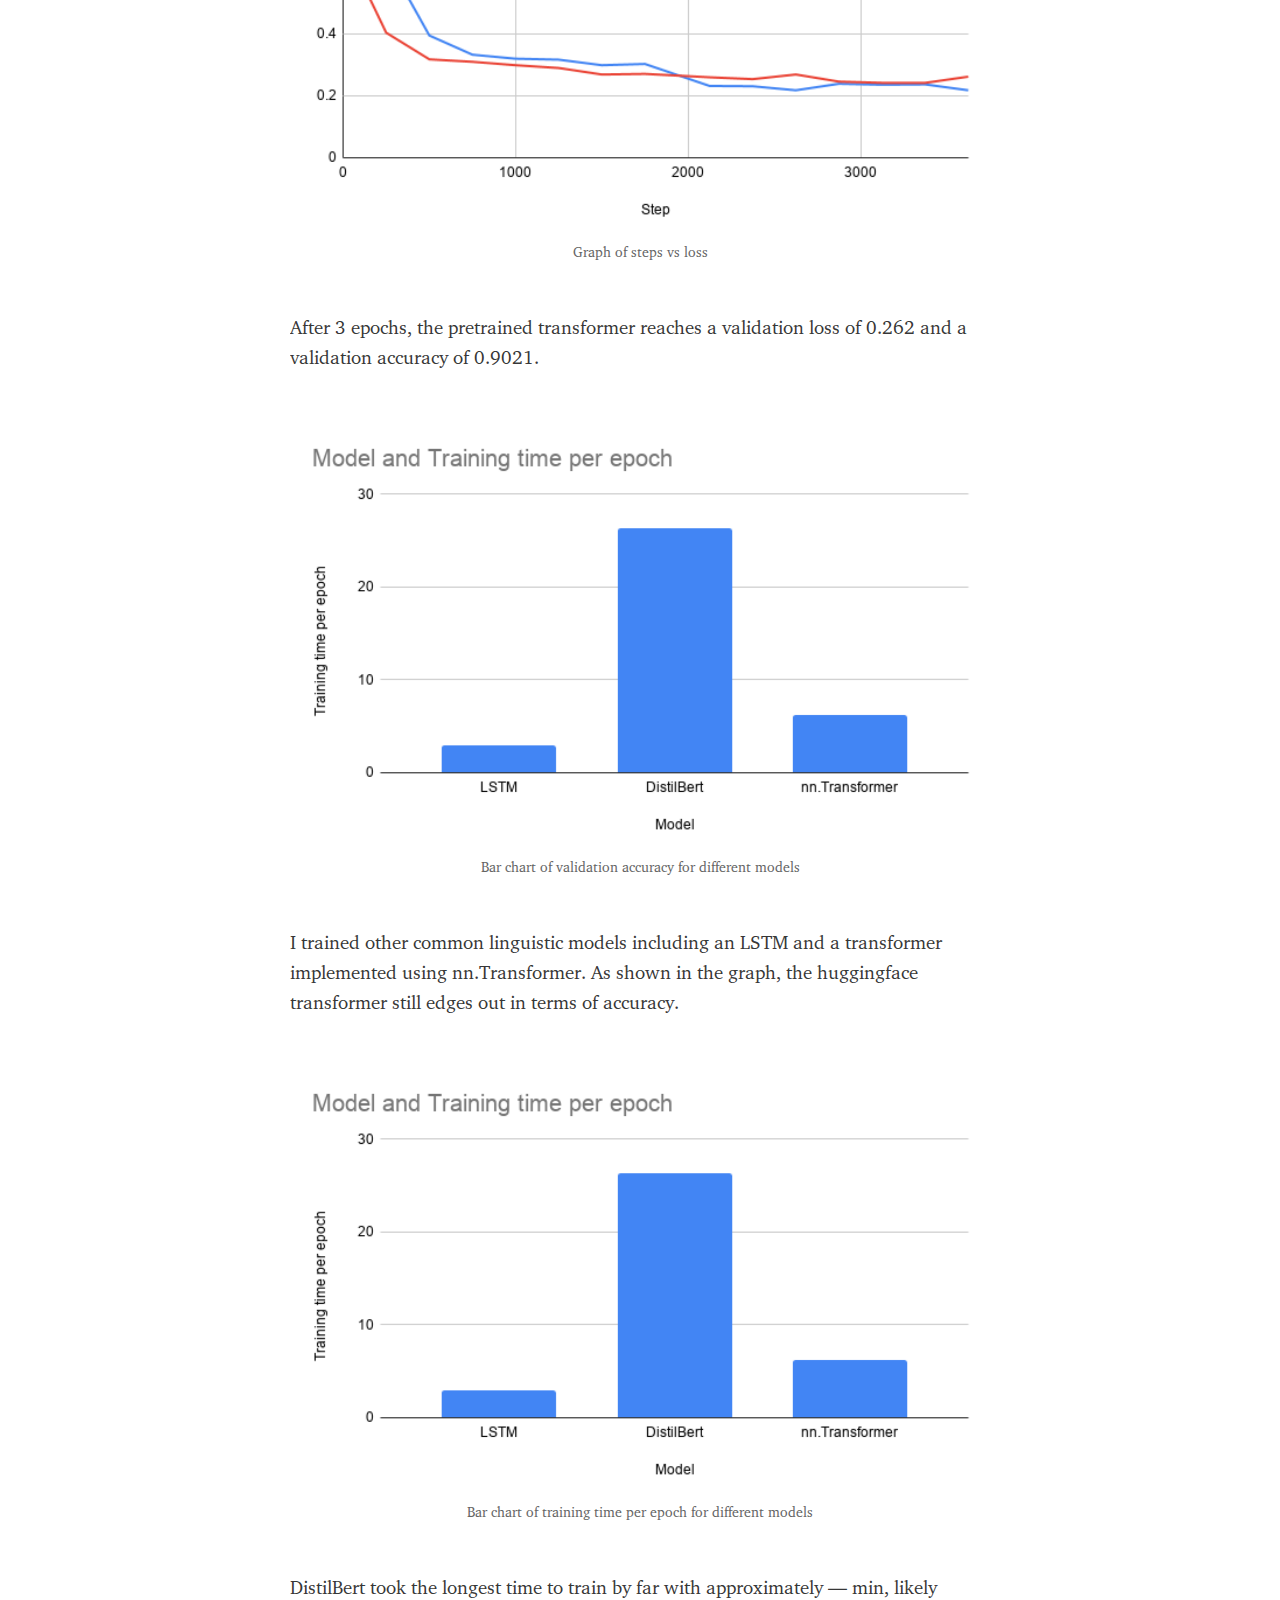
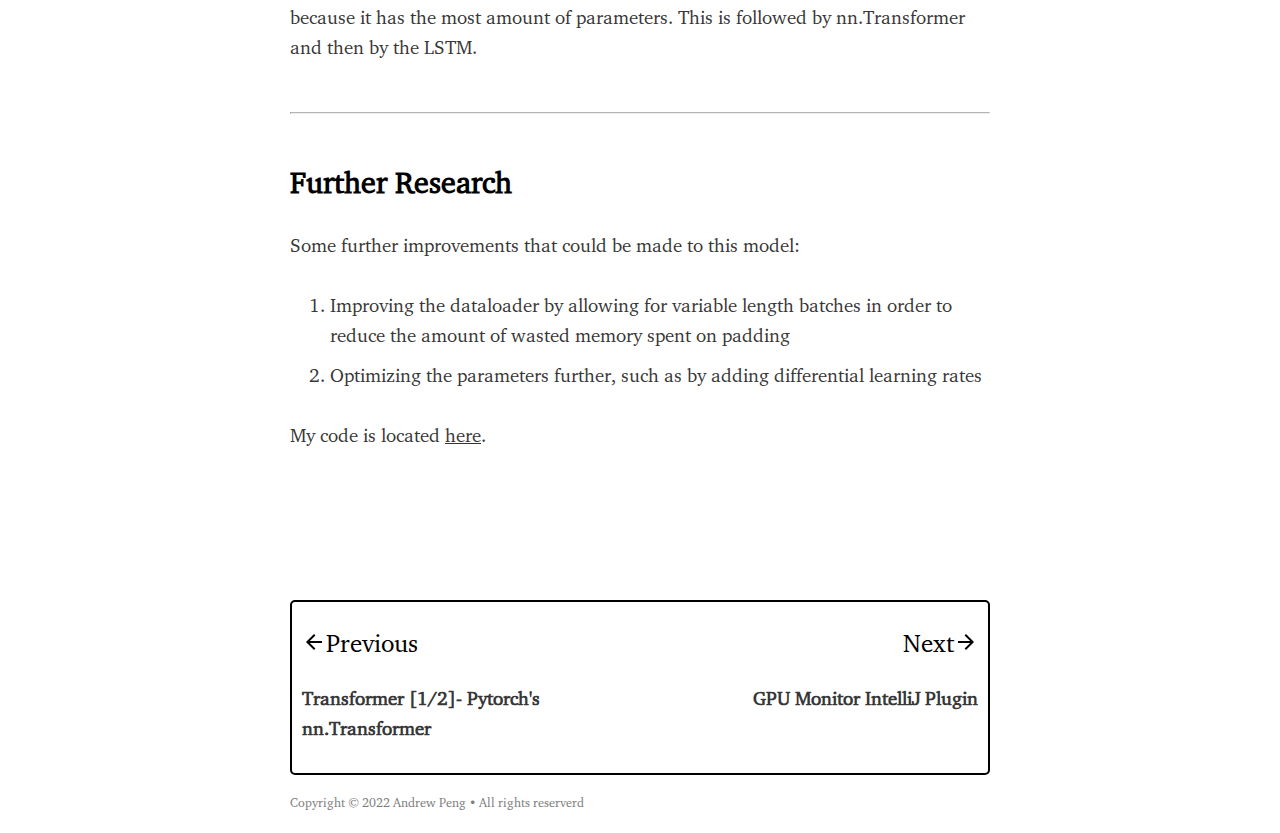
<file: writings/4-transformer-2.html>
<!DOCTYPE html>
<html lang="en">
  <head>
    <meta charset="UTF-8" />
    <meta http-equiv="X-UA-Compatible" content="IE=edge" />
    <meta name="viewport" content="width=device-width, initial-scale=1.0" />
    <title>Blog title</title>

    <link rel="stylesheet" href="../style.css" />
    <link rel="stylesheet" href="writings-style.css" />
    <link rel="stylesheet" href="../prism/prism.css" />

    <script src="../components/header.js" type="text/javascript" defer></script>
    <script
      src="../components/nav-footer.js"
      type="text/javascript"
      defer
    ></script>
    <script src="../components/footer.js" type="text/javascript" defer></script>
    <script src="writings.js" type="text/javascript" defer></script>

    <!-- Global site tag (gtag.js) - Google Analytics -->
    <script
      async
      src="https://www.googletagmanager.com/gtag/js?id=G-VR4JLBGD0D"
    ></script>
    <script>
      window.dataLayer = window.dataLayer || [];
      function gtag() {
        dataLayer.push(arguments);
      }
      gtag("js", new Date());

      gtag("config", "G-VR4JLBGD0D");
    </script>
  </head>
  <body>
    <div class="container">
      <header-component></header-component>

      <main>
        <h1 class="title"></h1>
        <p class="date"></p>
        <!-- Blog content goes below -->
        <div class="blog-content">
          <p>
            In part 2 of my post, I'm going to go over huggingface's pytorch
            transformers library located
            <a href="https://github.com/huggingface/transformers">here</a>.
          </p>
          <figure>
            <img
              src="/images/4-transformer-2/transformers_logo_name-1.png"
              alt="Huggingface logo"
              style="width: 80%"
            />
            <figcaption>
              <p>Huggingface logo</p>
            </figcaption>
          </figure>
          <p>
            This library provides over 30 pretrained state of the art
            transformer models on a variety of languages. Alike convolutional
            neural networks, transformers trained on a different linguistic
            dataset can be easily retrained on different language datasets.
            Using pretrained models rather than starting from scratch greatly
            reduces training time and can sometimes increase accuracy over
            training a model from scratch.
          </p>
          <p>
            In this tutorial, I'll be fine-tuning a DistilBert model to predict
            the sentiment of IMDB movie reviews. DistilBert is a smaller version
            of the BERT model, allowing it to get most of the performance of
            BERT for much less training. More details are located in
            huggingface's
            <a href="https://medium.com/huggingface/distilbert-8cf3380435b5"
              >blog post</a
            >.
          </p>
          <hr />
          <h2>Implementation</h2>
          <h2>Data Preprocessing</h2>
          <p>
            I'm using an
            <a
              href="https://www.kaggle.com/lakshmi25npathi/imdb-dataset-of-50k-movie-reviews"
              >IMDB movie reviews dataset</a
            >, which has a list of movie reviews as well as either a "positive"
            or "negative" sentiment.
          </p>
          <p>
            To use huggingface's pretrained models, we have to use their
            provided tokenizer. Because acquiring the sentiment from a review
            isn't reliant on stop words such as 'and', 'or', or 'at', we remove
            them.
          </p>
          <figure>
            <figcaption>
              <pre
                class="line-numbers"
              ><code class="language-python">from bs4 import BeautifulSoup
from transformers import DistilBertTokenizer

from nltk.corpus import stopwords

stopwords = stopwords.words('english')
distilbert_tokenizer = DistilBertTokenizer.from_pretrained('distilbert-base-uncased')

review = BeautifulSoup(review, "html.parser").get_text()
review = review.lower()
review = distilbert_tokenizer.tokenize(review)

# Remove stopwords/punctuation
review = [w for w in review if w not in stopwords and contains_alphabet(w)]</code></pre>
              <p>Preprocess data class</p>
            </figcaption>
          </figure>
          <p>
            Now in the dataset class, we attach the start token [CLF], insert
            padding, and convert the tokenized words to indicies.
          </p>
          <figure>
            <figcaption>
              <pre
                class="line-numbers"
              ><code class="language-python">seq_length = 256
tokenizer = DistilBertTokenizer.from_pretrained('distilbert-base-uncased')

review = ['[CLF]'] + review[:seq_length - 1]
review = review + ['[PAD]' for _ in range(self.seq_length - len(review))]
review = tokenizer.convert_tokens_to_ids(review)</code></pre>
              <p>Dataset class</p>
            </figcaption>
          </figure>
          <hr />
          <h2>Training</h2>
          <p>
            Instantiating the DistilBert model is as simple as importing the
            class.
          </p>
          <figure>
            <figcaption>
              <pre
                class="line-numbers"
              ><code class="language-python">model = DistilBertForSequenceClassification.from_pretrained('distilbert-base-uncased', num_labels=2).to('cuda')
lrs = [{'params': model.distilbert.parameters(), 'lr': kwargs['lr_transformer']},
            {'params': model.pre_classifier.parameters()},
            {'params': model.classifier.parameters()}]
optim = Adam(lrs, lr=kwargs['lr_classifier'], eps=kwargs['eps'])</code></pre>
              <p>
                Train class. It may take a while to download the pretrained
                model. Here, I apply different learning rates to the transformer
                and classifier to achieve better results.
              </p>
            </figcaption>
          </figure>
          <p>
            To train the model, all we have to do is pass the reviews and labels
            to the model and we get our losses back!
          </p>
          <figure>
            <figcaption>
              <pre
                class="line-numbers"
              ><code class="language-python">reviews = reviews.to('cuda')
labels = labels.to('cuda').long()

optim.zero_grad()
loss = model(reviews, labels=labels)[0]

loss.backward()
optim.step()</code></pre>
              <p>
                Train class. After I get the losses from every minibatch, I
                backpropagate.
              </p>
            </figcaption>
          </figure>
          <hr />
          <h2>Results</h2>
          <figure>
            <img
              src="/images/4-transformer-2/Steps-and-Losses.png"
              alt="Graph of steps vs loss"
              style="width: 100%"
            />
            <figcaption>
              <p>Graph of steps vs loss</p>
            </figcaption>
          </figure>
          <p>
            After 3 epochs, the pretrained transformer reaches a validation loss
            of 0.262 and a validation accuracy of 0.9021.
          </p>
          <figure>
            <img
              src="/images/4-transformer-2/Model-and-Training-time-per-epoch.png"
              alt="Bar chart of validation accuracy for different models"
              style="width: 100%"
            />
            <figcaption>
              <p>Bar chart of validation accuracy for different models</p>
            </figcaption>
          </figure>
          <p>
            I trained other common linguistic models including an LSTM and a
            transformer implemented using nn.Transformer. As shown in the graph,
            the huggingface transformer still edges out in terms of accuracy.
          </p>
          <figure>
            <img
              src="/images/4-transformer-2/Model-and-Training-time-per-epoch.png"
              alt="Bar chart of training time per epoch for different models"
              style="width: 100%"
            />
            <figcaption>
              <p>Bar chart of training time per epoch for different models</p>
            </figcaption>
          </figure>
          <p>
            DistilBert took the longest time to train by far with approximately
            — min, likely because it has the most amount of parameters. This is
            followed by nn.Transformer and then by the LSTM.
          </p>
          <hr />
          <h2>Further Research</h2>
          <p>Some further improvements that could be made to this model:</p>
          <ol>
            <li>
              Improving the dataloader by allowing for variable length batches
              in order to reduce the amount of wasted memory spent on padding
            </li>
            <li>
              Optimizing the parameters further, such as by adding differential
              learning rates
            </li>
          </ol>
          <p>
            My code is located
            <a href="https://github.com/andrewpeng02/imdb-sentiment">here</a>.
          </p>
        </div>
      </main>

      <nav-footer-component></nav-footer-component>
      <footer-component></footer-component>
    </div>

    <script src="../prism/prism.js"></script>
  </body>
</html>
</file>
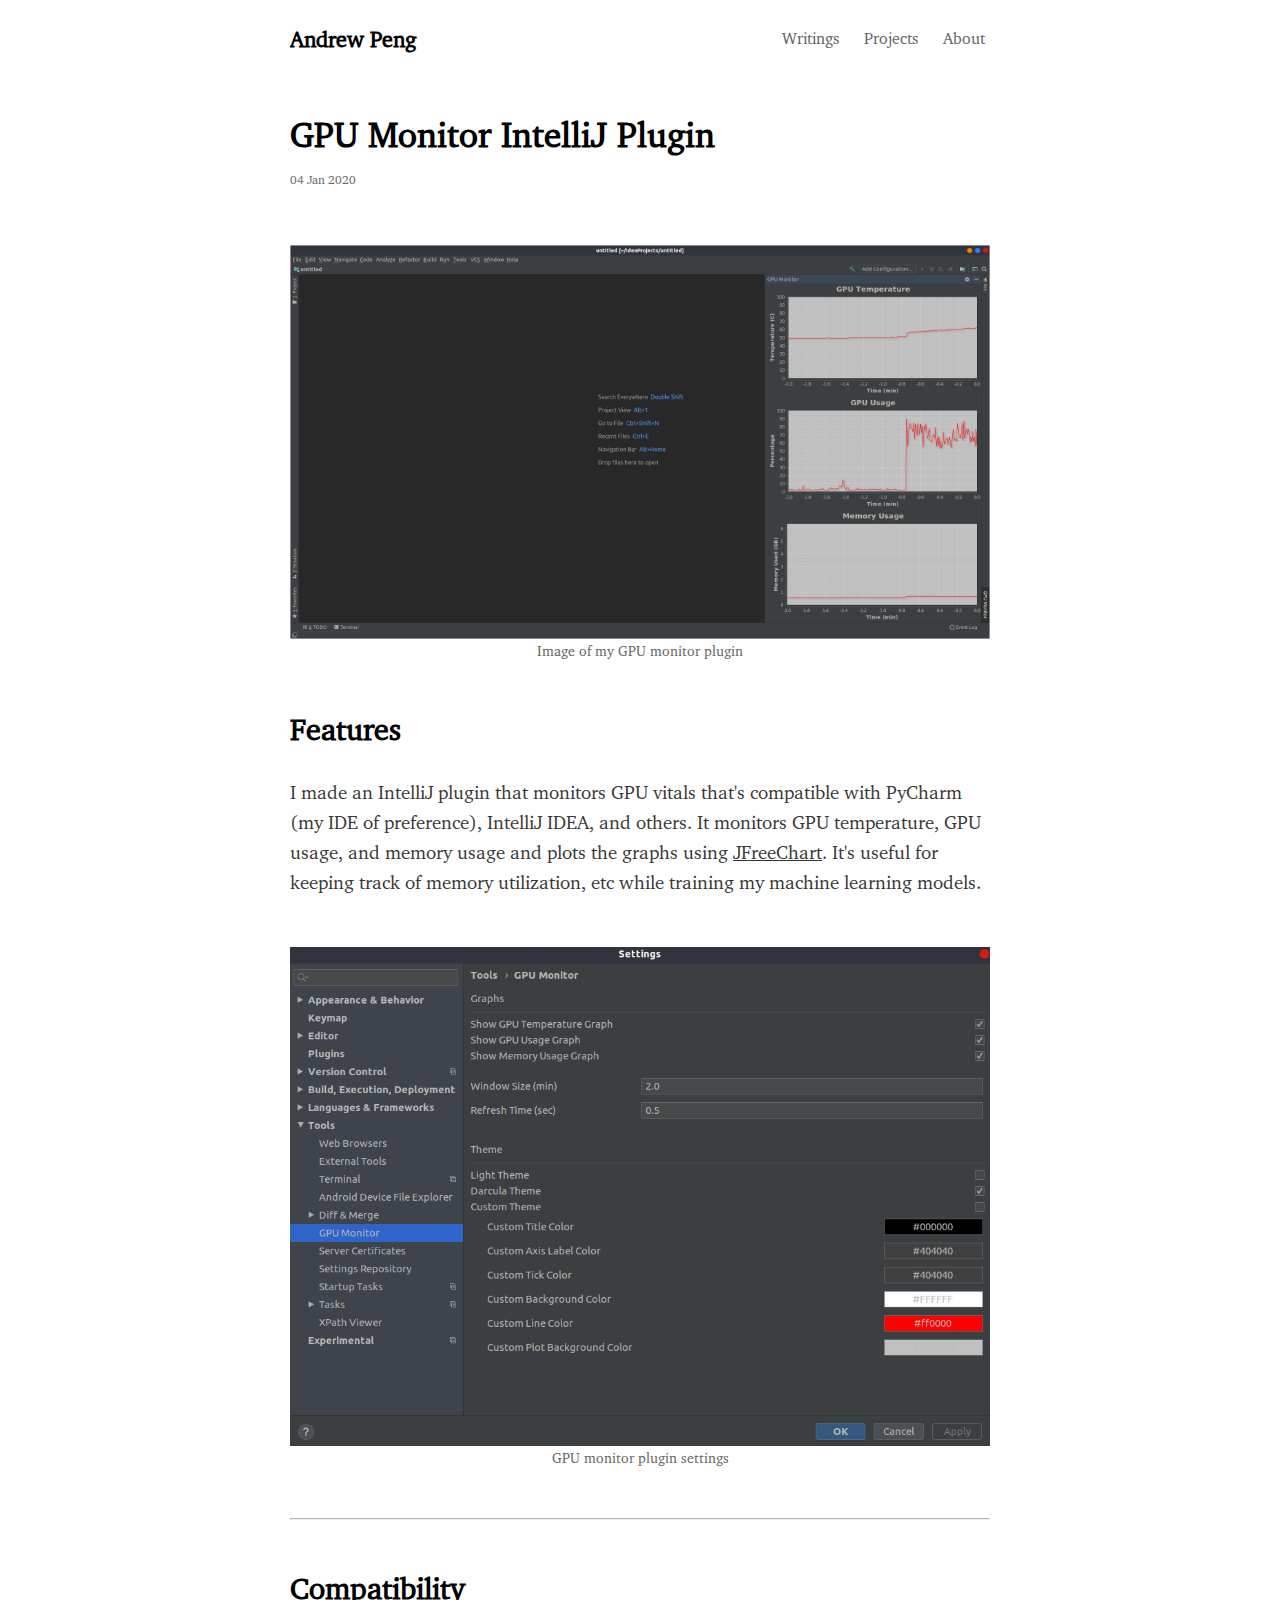
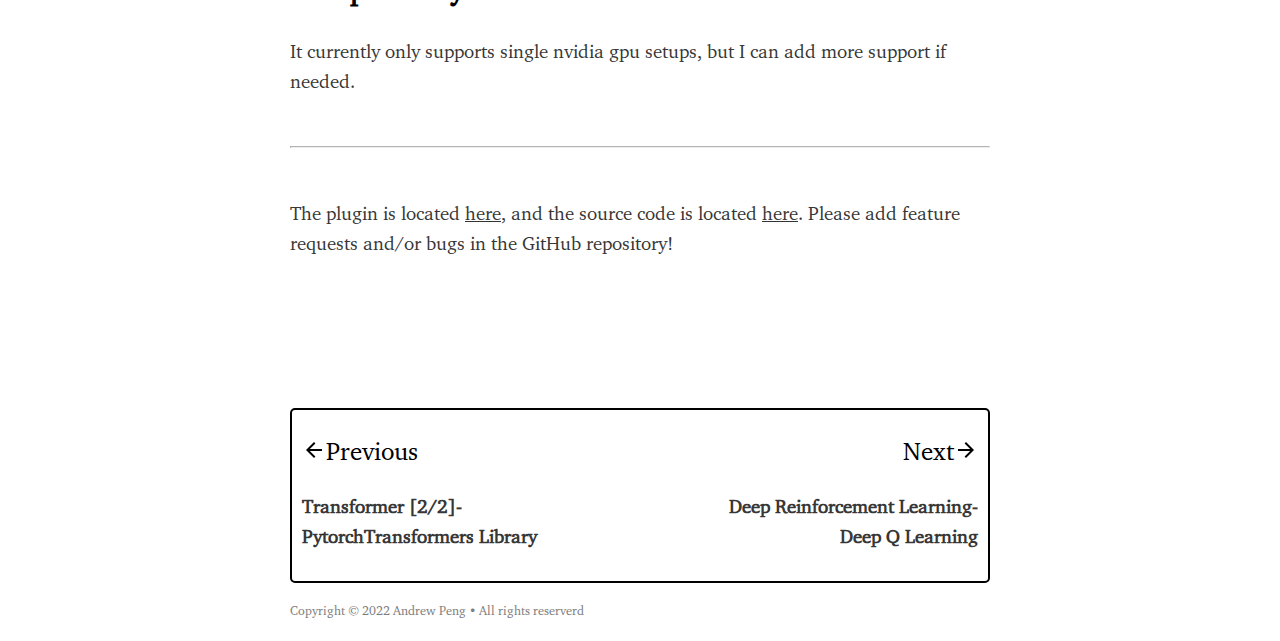
<file: writings/5-gpu-monitor-plugin.html>
<!DOCTYPE html>
<html lang="en">
  <head>
    <meta charset="UTF-8" />
    <meta http-equiv="X-UA-Compatible" content="IE=edge" />
    <meta name="viewport" content="width=device-width, initial-scale=1.0" />
    <title>Blog title</title>

    <link rel="stylesheet" href="../style.css" />
    <link rel="stylesheet" href="writings-style.css" />
    <link rel="stylesheet" href="../prism/prism.css" />

    <script src="../components/header.js" type="text/javascript" defer></script>
    <script
      src="../components/nav-footer.js"
      type="text/javascript"
      defer
    ></script>
    <script src="../components/footer.js" type="text/javascript" defer></script>
    <script src="writings.js" type="text/javascript" defer></script>

    <!-- Global site tag (gtag.js) - Google Analytics -->
    <script
      async
      src="https://www.googletagmanager.com/gtag/js?id=G-VR4JLBGD0D"
    ></script>
    <script>
      window.dataLayer = window.dataLayer || [];
      function gtag() {
        dataLayer.push(arguments);
      }
      gtag("js", new Date());

      gtag("config", "G-VR4JLBGD0D");
    </script>
  </head>
  <body>
    <div class="container">
      <header-component></header-component>

      <main>
        <h1 class="title"></h1>
        <p class="date"></p>
        <!-- Blog content goes below -->
        <div class="blog-content">
          <figure>
            <img
              src="/images/5-gpu-monitor-plugin/gpu-monitor-graphs-2.png"
              alt="Image of my GPU monitor plugin"
              style="width: 100%"
            />
            <figcaption>
              <p>Image of my GPU monitor plugin</p>
            </figcaption>
          </figure>
          <h2>Features</h2>
          <p>
            I made an IntelliJ plugin that monitors GPU vitals that's compatible
            with PyCharm (my IDE of preference), IntelliJ IDEA, and others. It
            monitors GPU temperature, GPU usage, and memory usage and plots the
            graphs using
            <a href="http://www.jfree.org/jfreechart/">JFreeChart</a>. It's
            useful for keeping track of memory utilization, etc while training
            my machine learning models.
          </p>
          <figure>
            <img
              src="/images/5-gpu-monitor-plugin/gpu-monitor-config.png"
              alt="GPU monitor plugin settings"
              style="width: 100%"
            />
            <figcaption>
              <p>GPU monitor plugin settings</p>
            </figcaption>
          </figure>
          <hr />
          <h2>Compatibility</h2>
          <p>
            It currently only supports single nvidia gpu setups, but I can add
            more support if needed.
          </p>
          <hr />
          <p>
            The plugin is located
            <a href="https://plugins.jetbrains.com/plugin/13597-gpu-monitor"
              >here</a
            >, and the source code is located
            <a href="https://github.com/andrewpeng02/gpu-monitor-plugin">here</a
            >. Please add feature requests and/or bugs in the GitHub repository!
          </p>
        </div>
      </main>

      <nav-footer-component></nav-footer-component>
      <footer-component></footer-component>
    </div>

    <script src="../prism/prism.js"></script>
  </body>
</html>
</file>
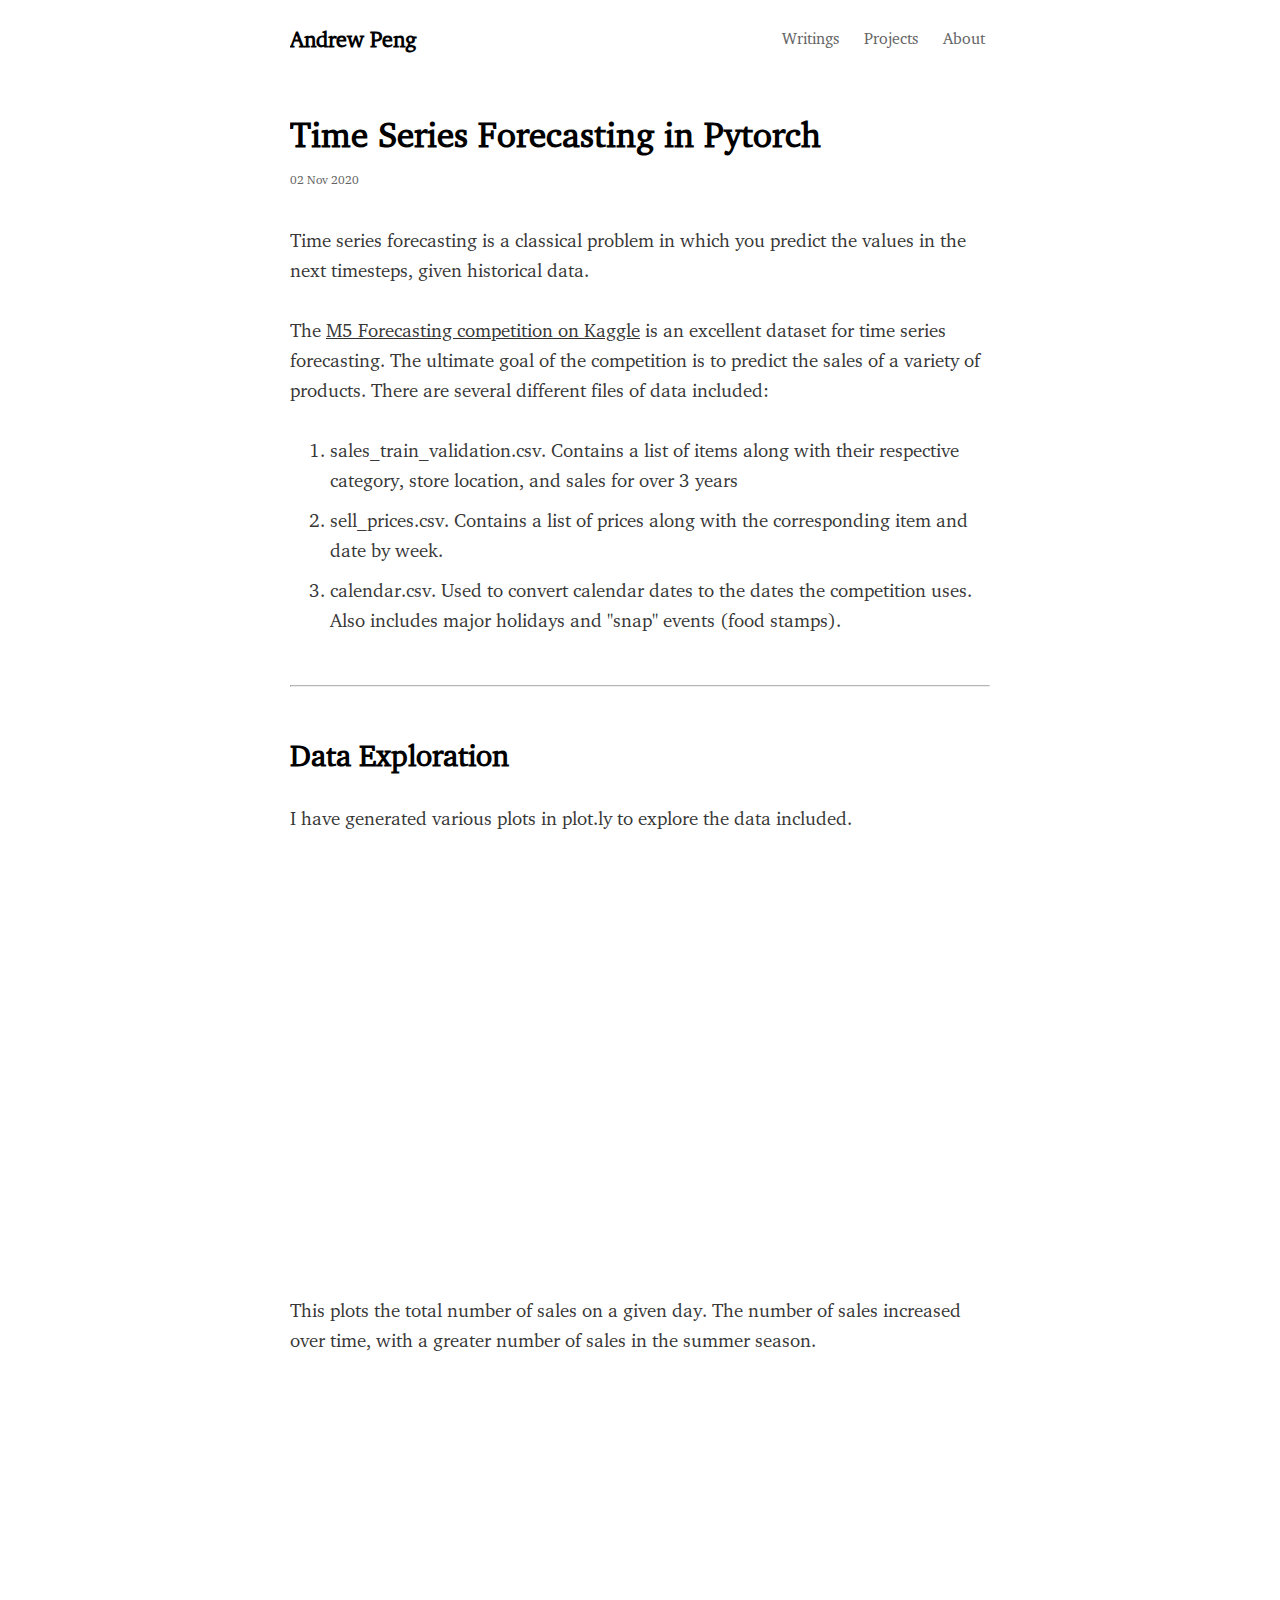
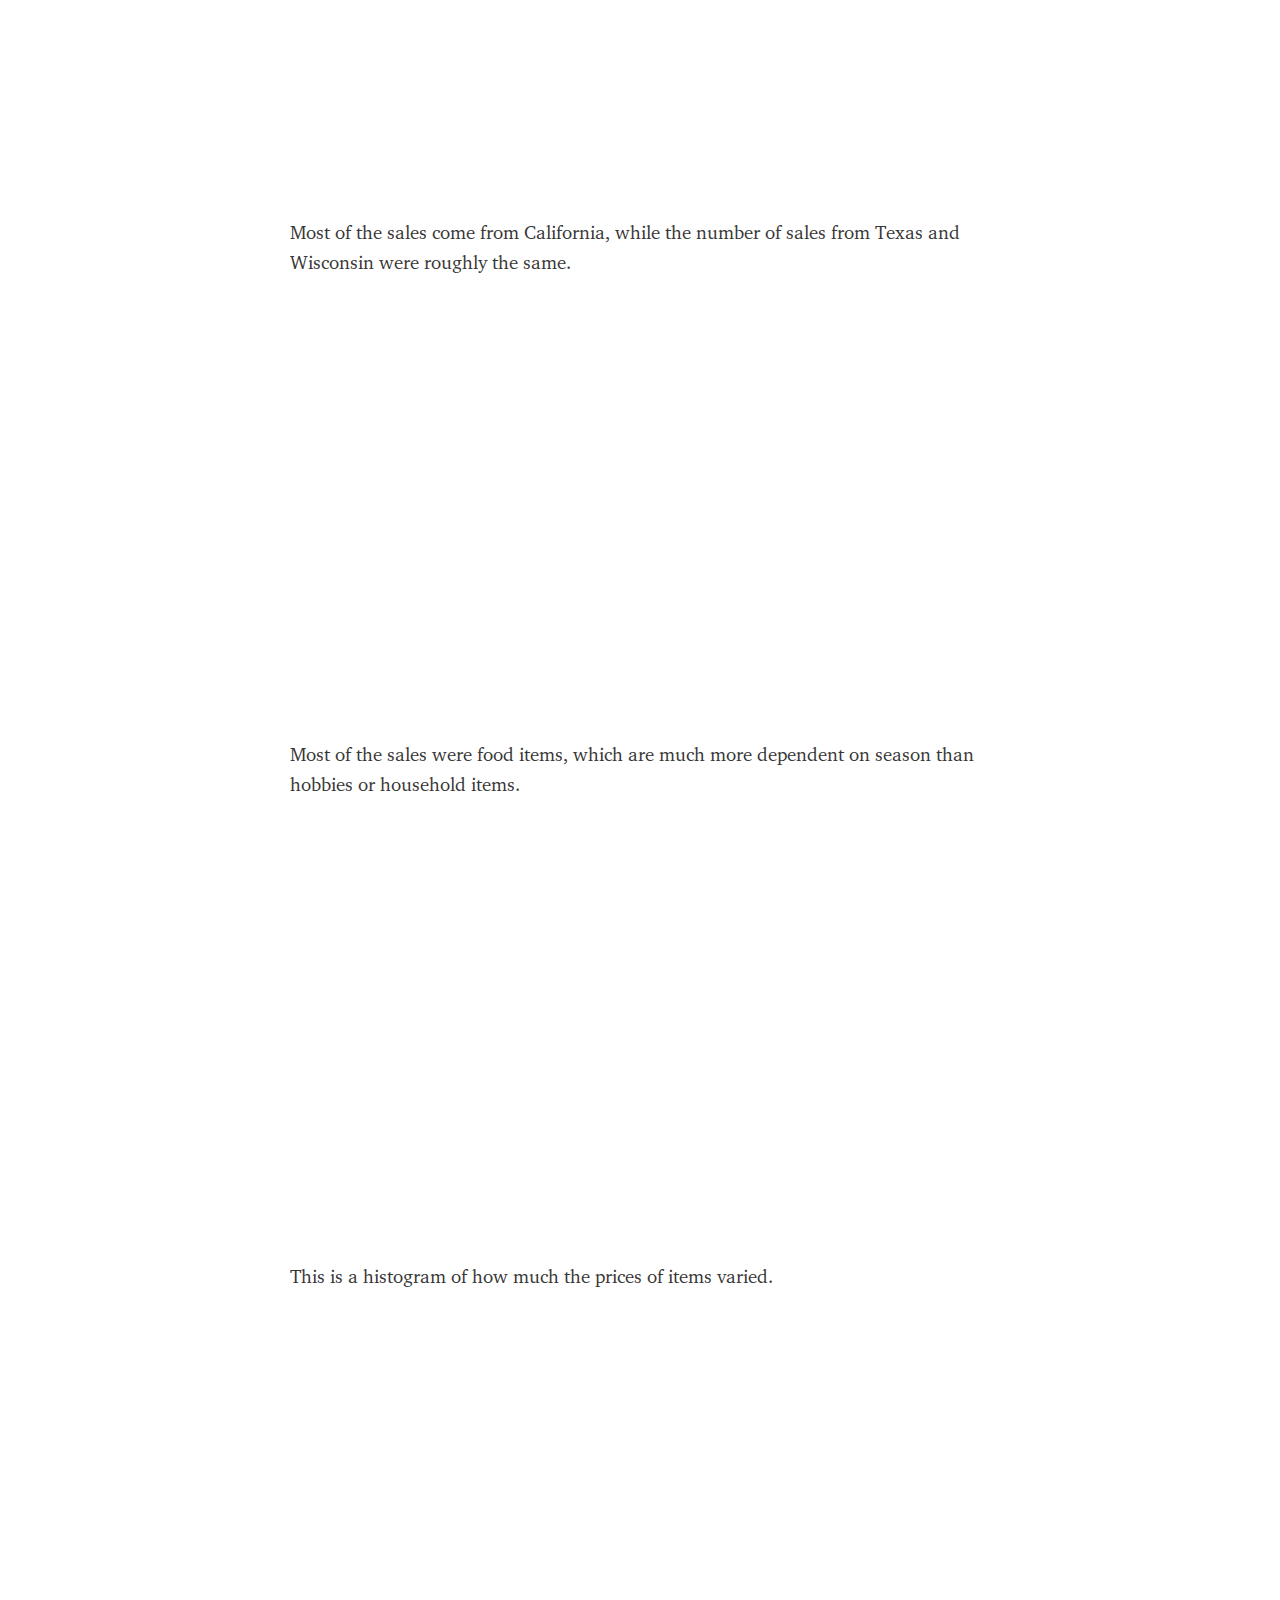
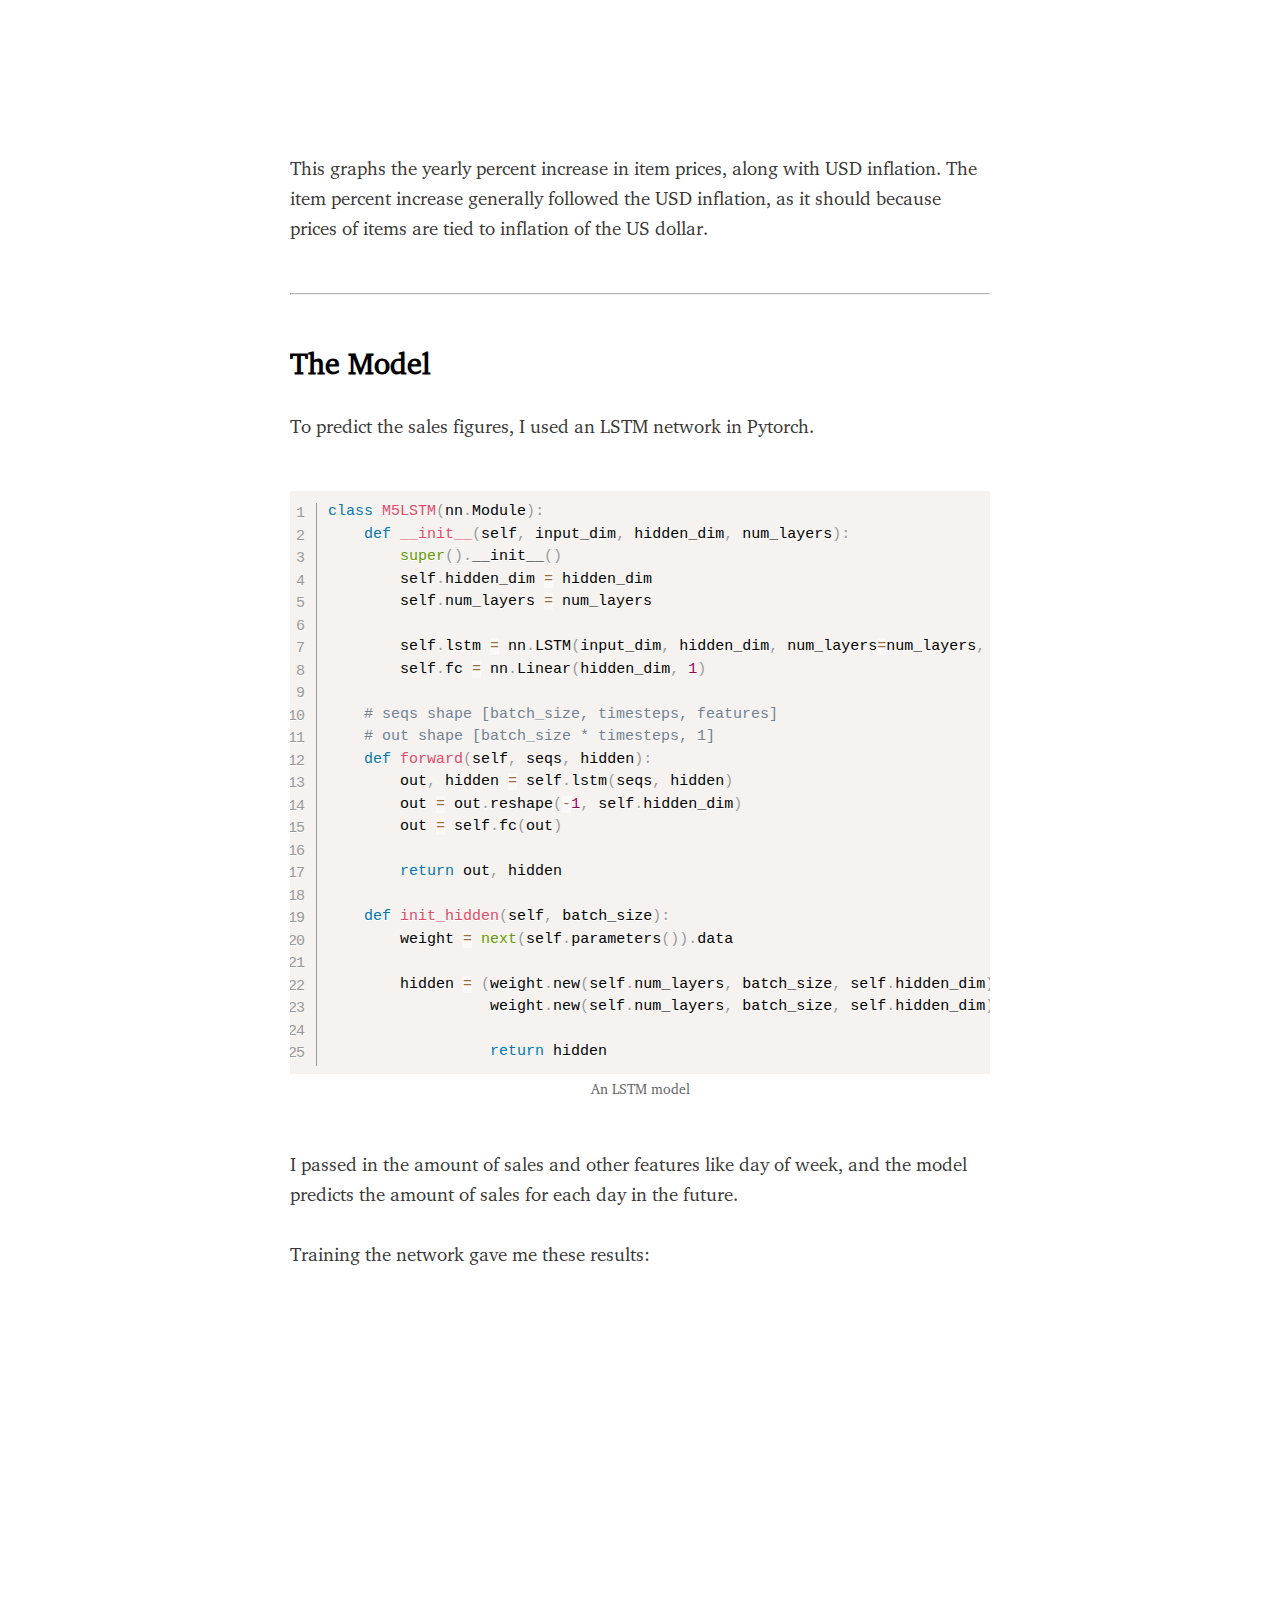
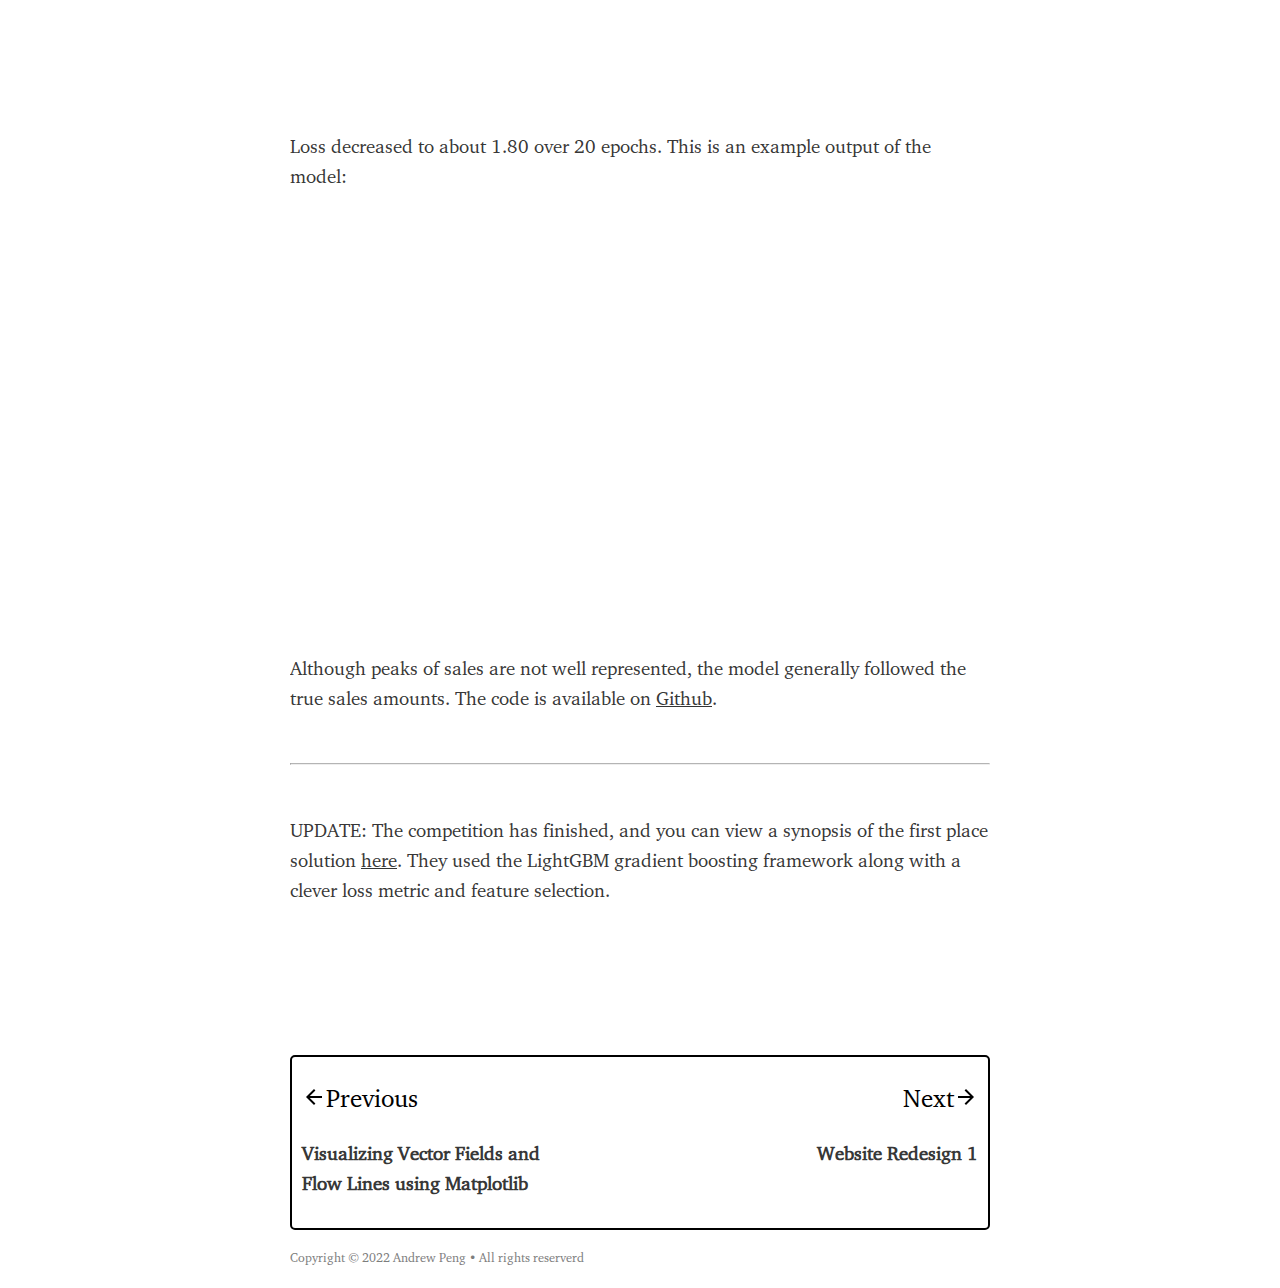
<file: writings/8-time-series-forecasting.html>
<!DOCTYPE html>
<html lang="en">
  <head>
    <meta charset="UTF-8" />
    <meta http-equiv="X-UA-Compatible" content="IE=edge" />
    <meta name="viewport" content="width=device-width, initial-scale=1.0" />
    <title>Blog title</title>

    <link rel="stylesheet" href="../style.css" />
    <link rel="stylesheet" href="writings-style.css" />
    <link rel="stylesheet" href="../prism/prism.css" />

    <script src="../components/header.js" type="text/javascript" defer></script>
    <script
      src="../components/nav-footer.js"
      type="text/javascript"
      defer
    ></script>
    <script src="../components/footer.js" type="text/javascript" defer></script>
    <script src="writings.js" type="text/javascript" defer></script>

    <!-- Global site tag (gtag.js) - Google Analytics -->
    <script
      async
      src="https://www.googletagmanager.com/gtag/js?id=G-VR4JLBGD0D"
    ></script>
    <script>
      window.dataLayer = window.dataLayer || [];
      function gtag() {
        dataLayer.push(arguments);
      }
      gtag("js", new Date());

      gtag("config", "G-VR4JLBGD0D");
    </script>
  </head>
  <body>
    <div class="container">
      <header-component></header-component>

      <main>
        <h1 class="title"></h1>
        <p class="date"></p>
        <!-- Blog content goes below -->
        <div class="blog-content">
          <p>
            Time series forecasting is a classical problem in which you predict
            the values in the next timesteps, given historical data.
          </p>
          <p>
            The
            <a href="https://www.kaggle.com/c/m5-forecasting-accuracy"
              >M5 Forecasting competition on Kaggle</a
            >
            is an excellent dataset for time series forecasting. The ultimate
            goal of the competition is to predict the sales of a variety of
            products. There are several different files of data included:
          </p>
          <ol>
            <li>
              sales_train_validation.csv. Contains a list of items along with
              their respective category, store location, and sales for over 3
              years
            </li>
            <li>
              sell_prices.csv. Contains a list of prices along with the
              corresponding item and date by week.
            </li>
            <li>
              calendar.csv. Used to convert calendar dates to the dates the
              competition uses. Also includes major holidays and "snap" events
              (food stamps).
            </li>
          </ol>
          <hr />
          <h2>Data Exploration</h2>
          <p>
            I have generated various plots in plot.ly to explore the data
            included.
          </p>
          <iframe
            width="800"
            height="400"
            frameborder="0"
            scrolling="no"
            src="//plotly.com/~andrewpeng02/32.embed"
          ></iframe>
          <p>
            This plots the total number of sales on a given day. The number of
            sales increased over time, with a greater number of sales in the
            summer season.
          </p>
          <iframe
            width="800"
            height="400"
            frameborder="0"
            scrolling="no"
            src="//plotly.com/~andrewpeng02/22.embed"
          ></iframe>
          <p>
            Most of the sales come from California, while the number of sales
            from Texas and Wisconsin were roughly the same.
          </p>
          <iframe
            width="800"
            height="400"
            frameborder="0"
            scrolling="no"
            src="//plotly.com/~andrewpeng02/24.embed"
          ></iframe>
          <p>
            Most of the sales were food items, which are much more dependent on
            season than hobbies or household items.
          </p>
          <iframe
            width="800"
            height="400"
            frameborder="0"
            scrolling="no"
            src="//plotly.com/~andrewpeng02/9.embed"
          ></iframe>
          <p>This is a histogram of how much the prices of items varied.</p>
          <iframe
            width="800"
            height="400"
            frameborder="0"
            scrolling="no"
            src="//plotly.com/~andrewpeng02/11.embed"
          ></iframe>
          <p>
            This graphs the yearly percent increase in item prices, along with
            USD inflation. The item percent increase generally followed the USD
            inflation, as it should because prices of items are tied to
            inflation of the US dollar.
          </p>
          <hr />
          <h2>The Model</h2>
          <p>
            To predict the sales figures, I used an LSTM network in Pytorch.
          </p>
          <figure>
            <pre
              class="line-numbers"
            ><code class="language-python">class M5LSTM(nn.Module):
    def __init__(self, input_dim, hidden_dim, num_layers):
        super().__init__()
        self.hidden_dim = hidden_dim
        self.num_layers = num_layers

        self.lstm = nn.LSTM(input_dim, hidden_dim, num_layers=num_layers, batch_first=True)
        self.fc = nn.Linear(hidden_dim, 1)

    # seqs shape [batch_size, timesteps, features]
    # out shape [batch_size * timesteps, 1]
    def forward(self, seqs, hidden): 
        out, hidden = self.lstm(seqs, hidden)
        out = out.reshape(-1, self.hidden_dim)
        out = self.fc(out)
  
        return out, hidden

    def init_hidden(self, batch_size):
        weight = next(self.parameters()).data

        hidden = (weight.new(self.num_layers, batch_size, self.hidden_dim).zero_(),
                  weight.new(self.num_layers, batch_size, self.hidden_dim).zero_())

                  return hidden</code></pre>
            <figcaption>
              <p>An LSTM model</p>
            </figcaption>
          </figure>
          <p>
            I passed in the amount of sales and other features like day of week,
            and the model predicts the amount of sales for each day in the
            future.
          </p>
          <p>Training the network gave me these results:</p>
          <iframe
            width="800"
            height="400"
            frameborder="0"
            scrolling="no"
            src="//plotly.com/~andrewpeng02/42.embed"
          ></iframe>
          <p>
            Loss decreased to about 1.80 over 20 epochs. This is an example
            output of the model:
          </p>
          <iframe
            width="800"
            height="400"
            frameborder="0"
            scrolling="no"
            src="//plotly.com/~andrewpeng02/40.embed"
          ></iframe>
          <p>
            Although peaks of sales are not well represented, the model
            generally followed the true sales amounts. The code is available on
            <a href="https://github.com/andrewpeng02/m5-forecasting">Github</a>.
          </p>
          <hr />
          <p>
            UPDATE: The competition has finished, and you can view a synopsis of
            the first place solution
            <a
              href="https://www.kaggle.com/c/m5-forecasting-accuracy/discussion/163684"
              >here</a
            >. They used the LightGBM gradient boosting framework along with a
            clever loss metric and feature selection.
          </p>
        </div>
      </main>

      <nav-footer-component></nav-footer-component>
      <footer-component></footer-component>
    </div>

    <script src="../prism/prism.js"></script>
  </body>
</html>
</file>
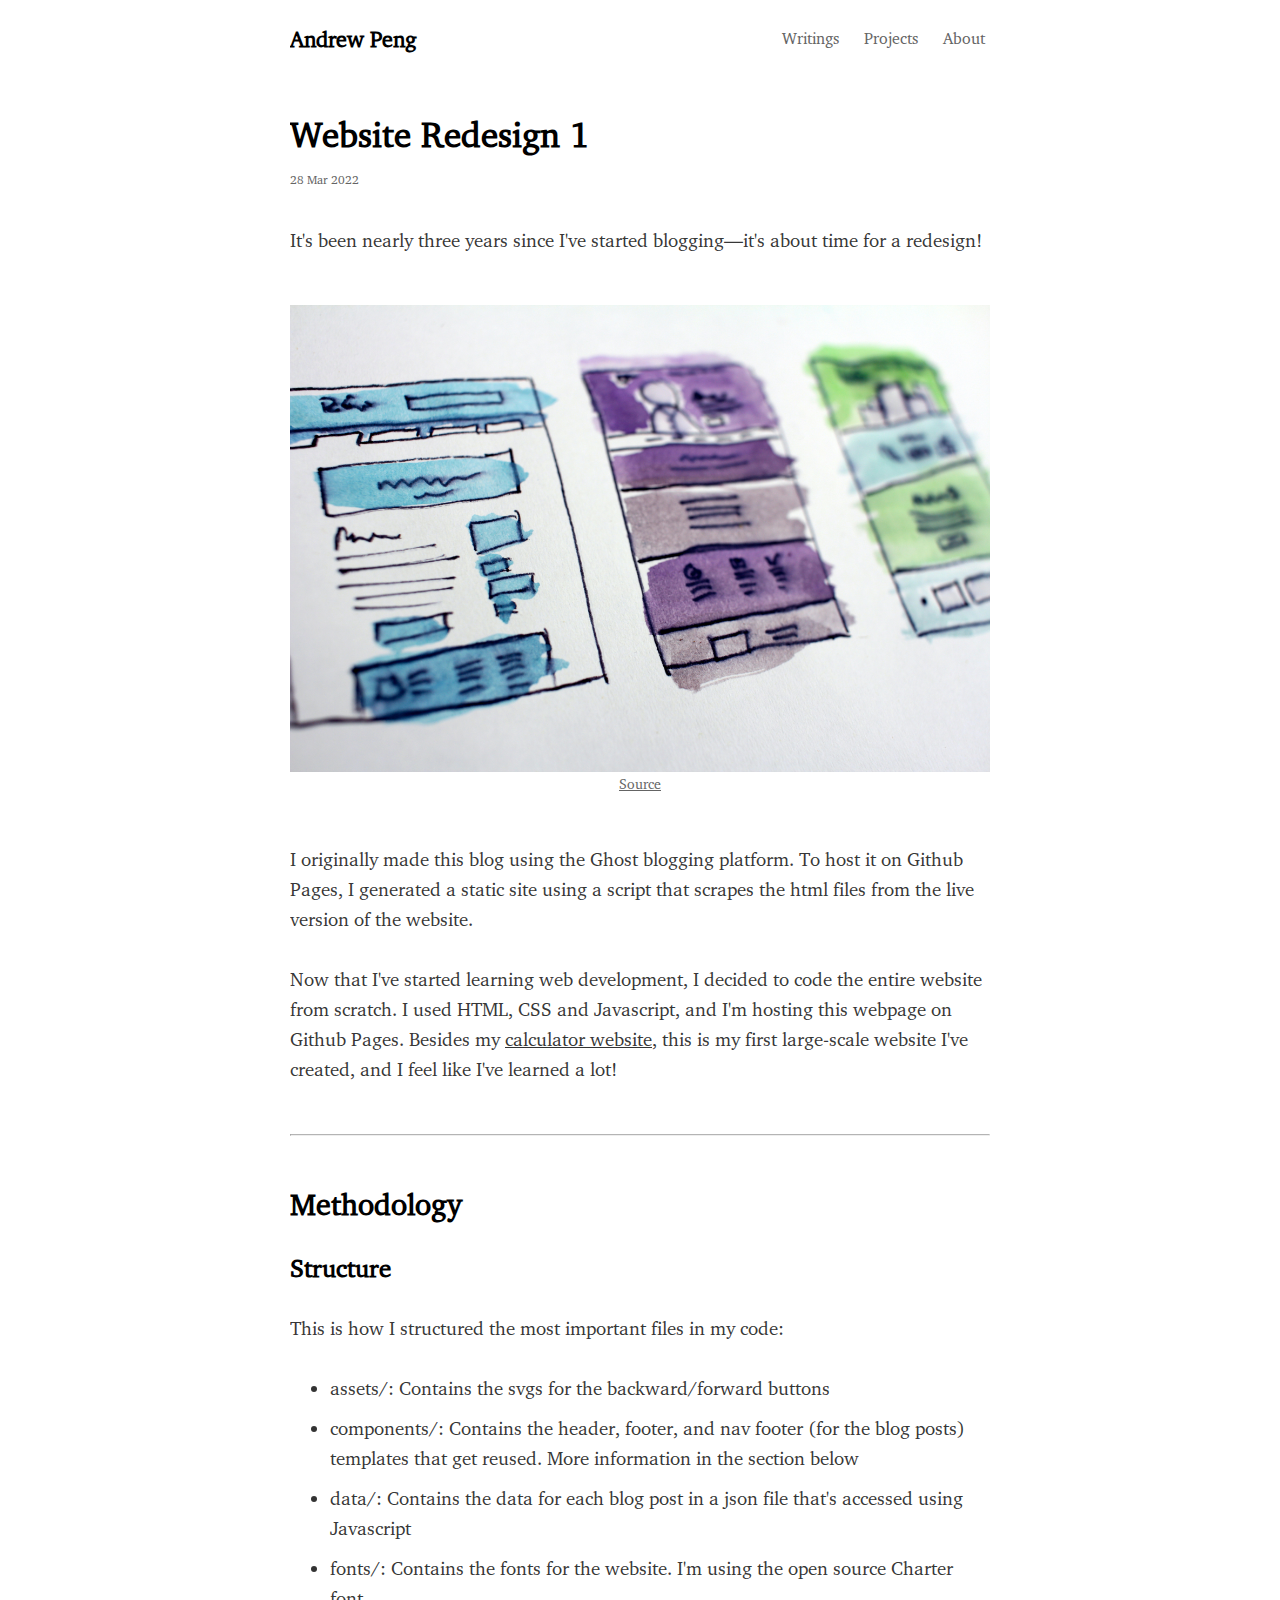
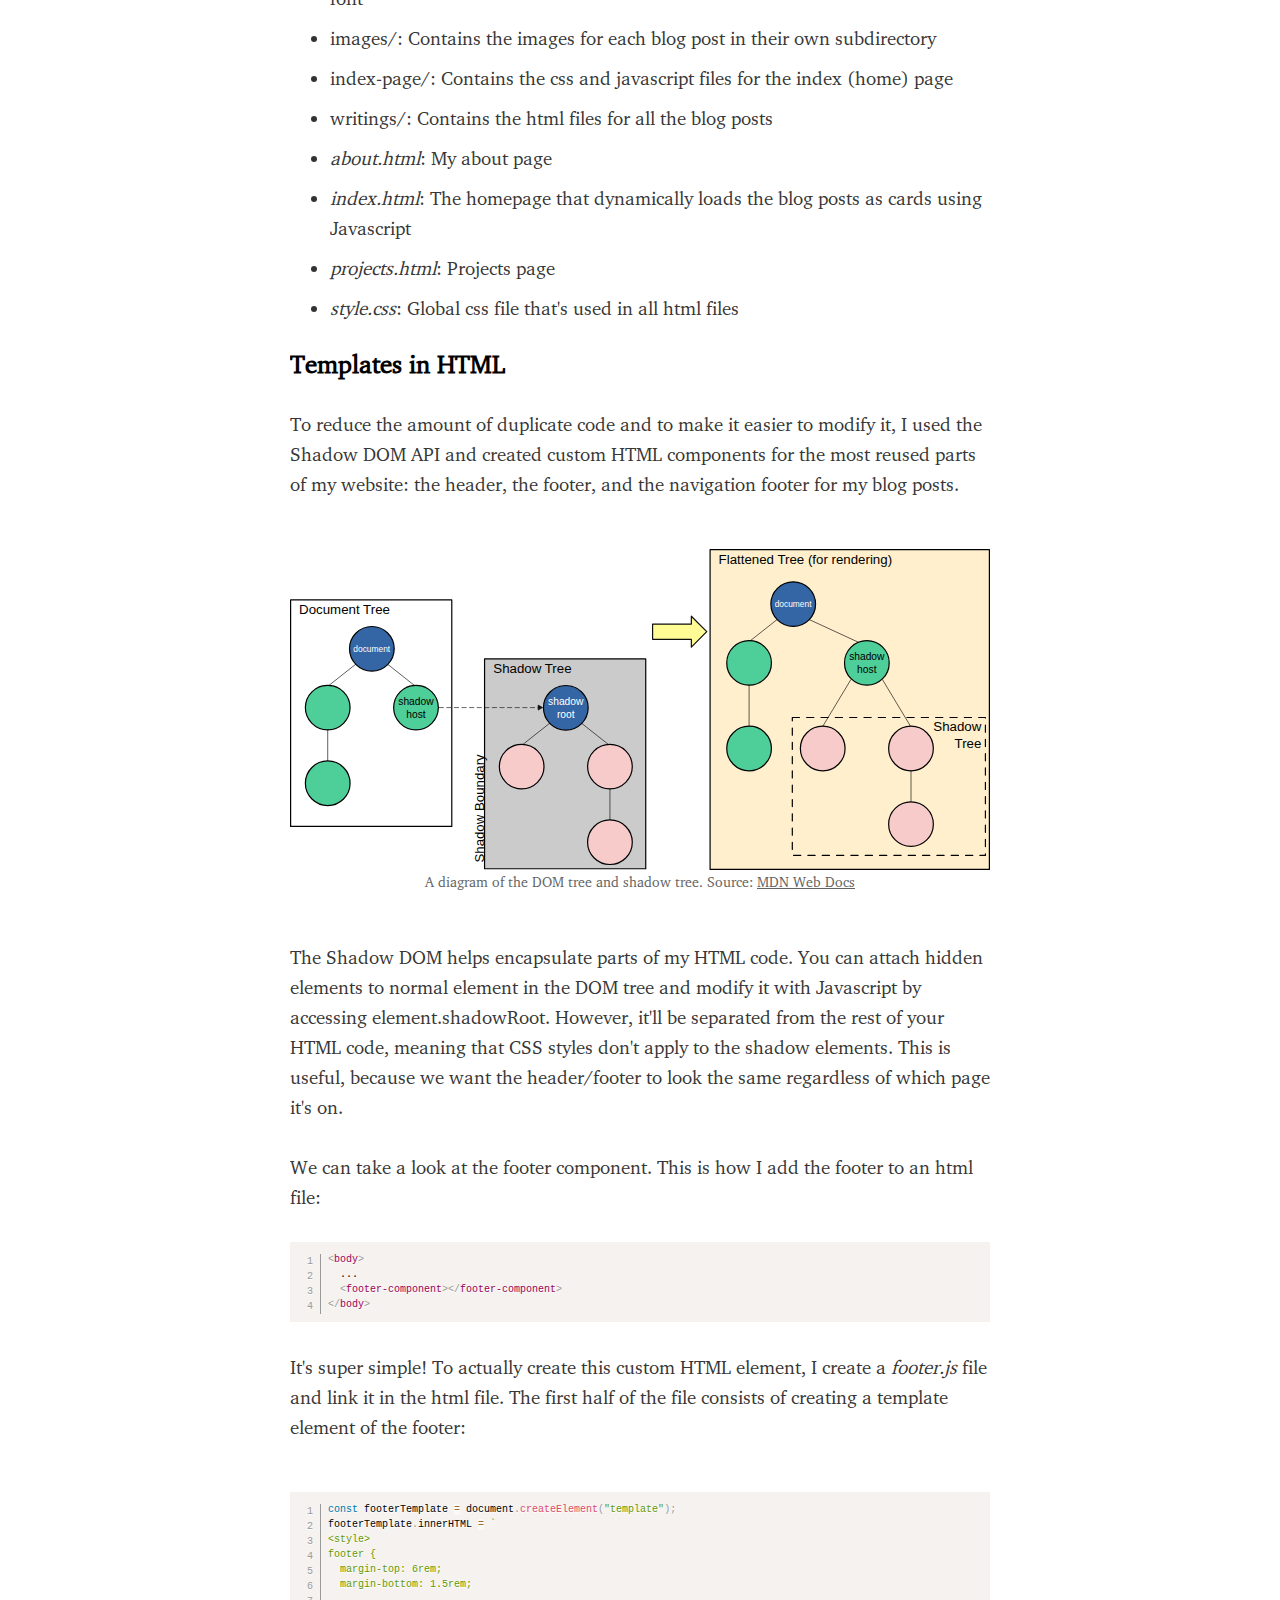
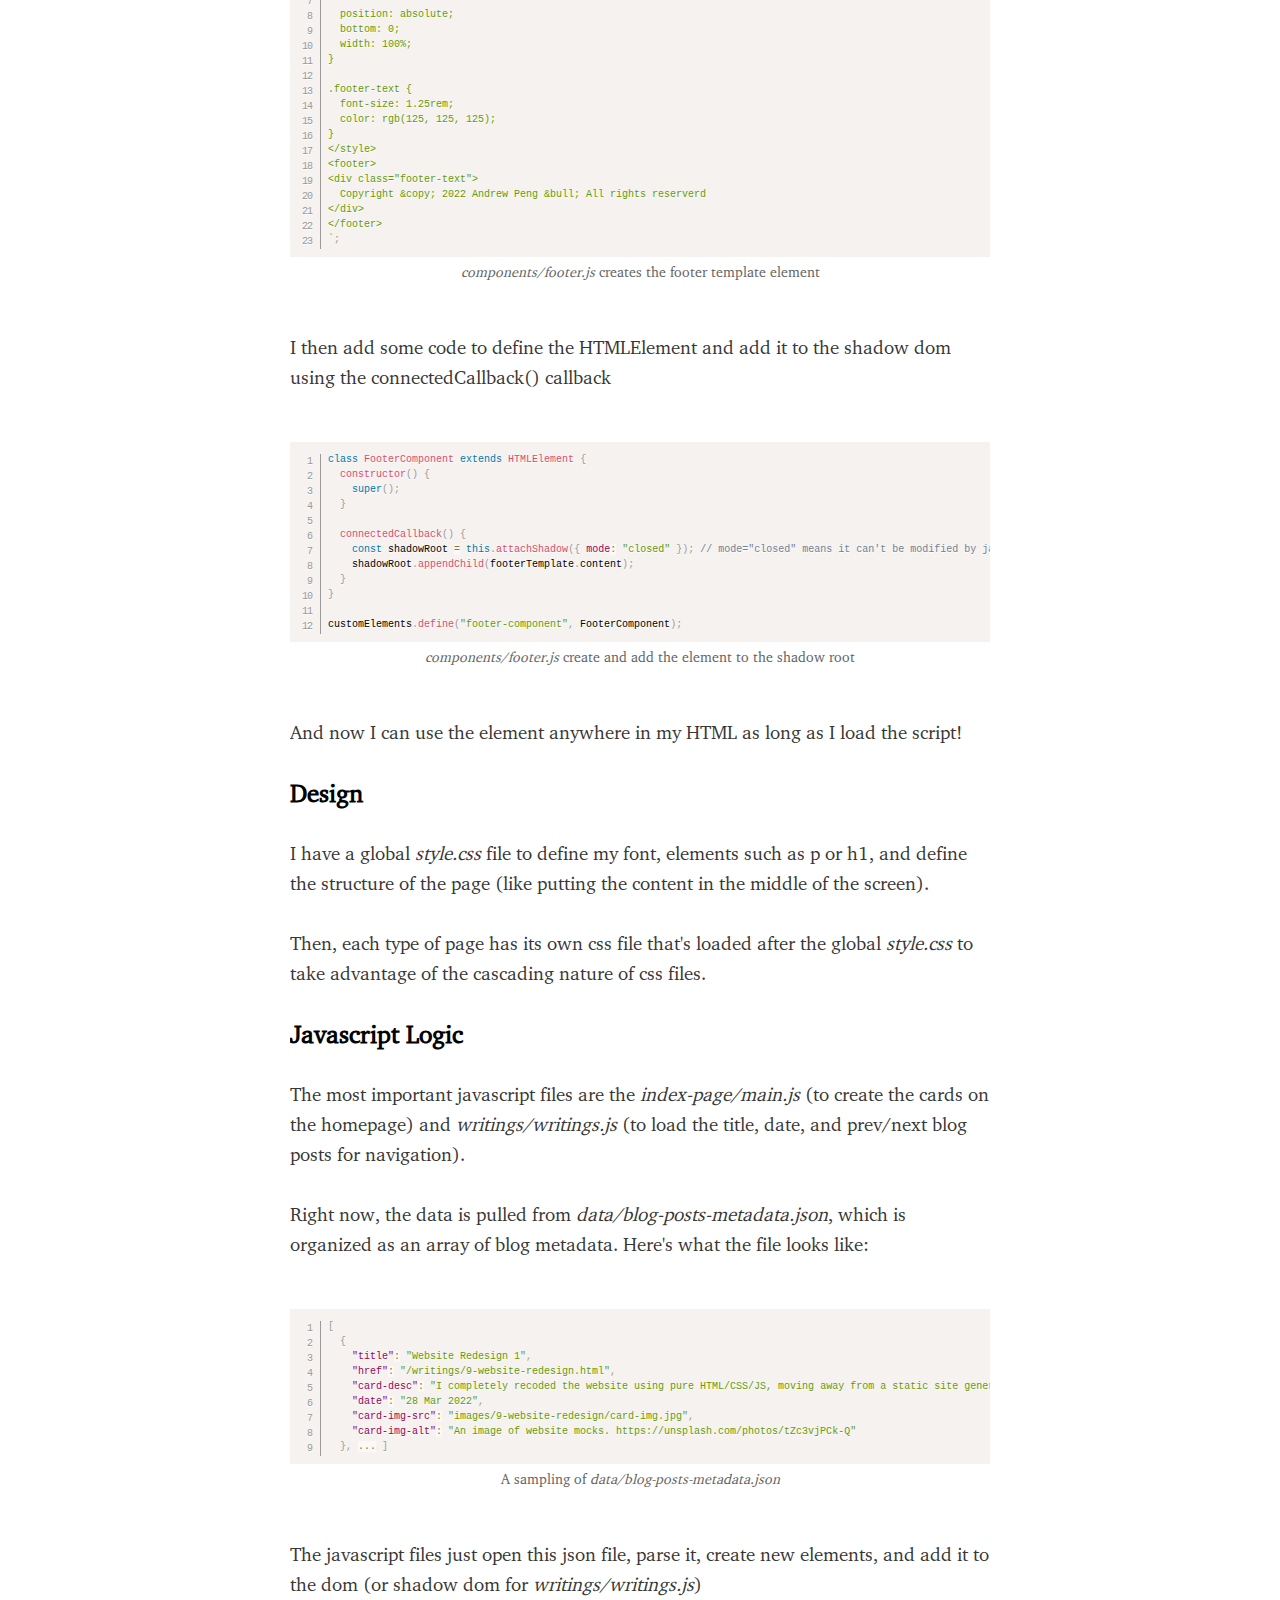
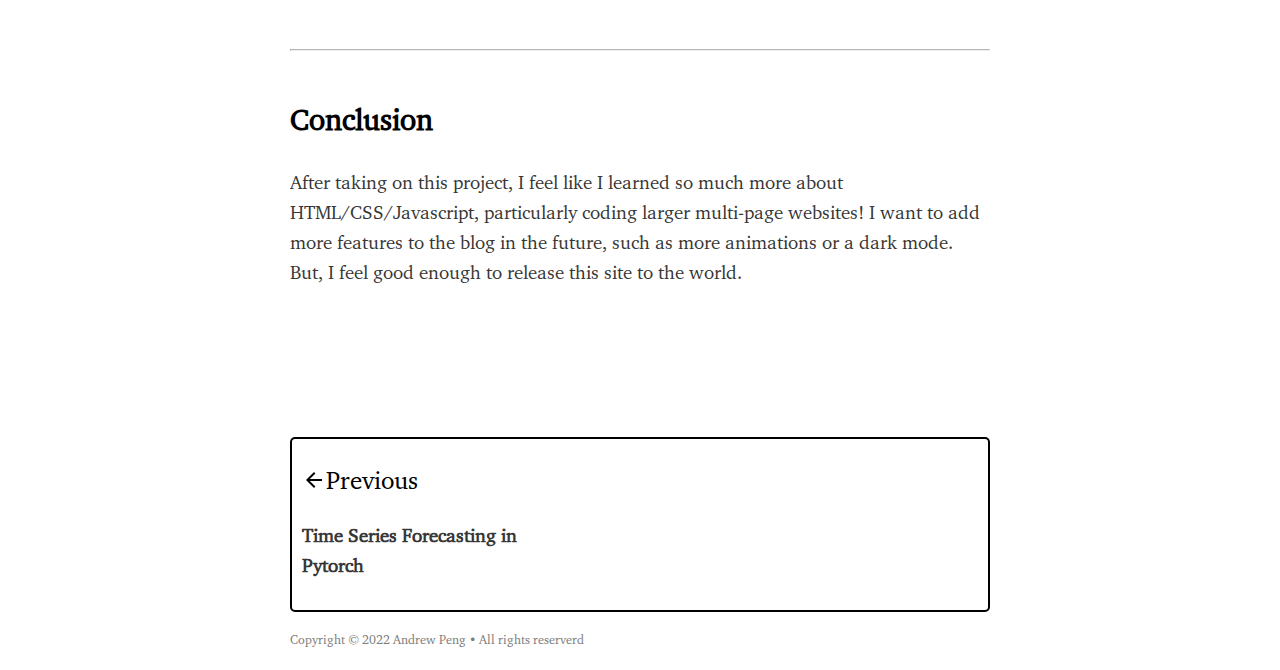
<file: writings/9-website-redesign.html>
<!DOCTYPE html>
<html lang="en">
  <head>
    <meta charset="UTF-8" />
    <meta http-equiv="X-UA-Compatible" content="IE=edge" />
    <meta name="viewport" content="width=device-width, initial-scale=1.0" />
    <title>Blog title</title>

    <link rel="stylesheet" href="../style.css" />
    <link rel="stylesheet" href="writings-style.css" />
    <link rel="stylesheet" href="../prism/prism.css" />

    <script src="../components/header.js" type="text/javascript" defer></script>
    <script
      src="../components/nav-footer.js"
      type="text/javascript"
      defer
    ></script>
    <script src="../components/footer.js" type="text/javascript" defer></script>
    <script src="writings.js" type="text/javascript" defer></script>

    <!-- Global site tag (gtag.js) - Google Analytics -->
    <script
      async
      src="https://www.googletagmanager.com/gtag/js?id=G-VR4JLBGD0D"
    ></script>
    <script>
      window.dataLayer = window.dataLayer || [];
      function gtag() {
        dataLayer.push(arguments);
      }
      gtag("js", new Date());

      gtag("config", "G-VR4JLBGD0D");
    </script>
  </head>
  <body>
    <div class="container">
      <header-component></header-component>

      <main>
        <h1 class="title"></h1>
        <p class="date"></p>
        <div class="blog-content">
          <p>
            It's been nearly three years since I've started blogging—it's about
            time for a redesign!
          </p>
          <figure>
            <img
              src="/images/9-website-redesign/card-img.jpg"
              alt="A graph of the results"
              style="width: 100%"
            />
            <figcaption>
              <p>
                <a href="https://unsplash.com/photos/tZc3vjPCk-Q">Source</a>
              </p>
            </figcaption>
          </figure>
          <p>
            I originally made this blog using the Ghost blogging platform. To
            host it on Github Pages, I generated a static site using a script
            that scrapes the html files from the live version of the website.
          </p>
          <p>
            Now that I've started learning web development, I decided to code
            the entire website from scratch. I used HTML, CSS and Javascript,
            and I'm hosting this webpage on Github Pages. Besides my
            <a href="https://github.com/andrewpeng02/calculator-webapp"
              >calculator website</a
            >, this is my first large-scale website I've created, and I feel
            like I've learned a lot!
          </p>
          <hr />
          <h2>Methodology</h2>
          <h3>Structure</h3>
          <p>This is how I structured the most important files in my code:</p>
          <ul>
            <li>assets/: Contains the svgs for the backward/forward buttons</li>
            <li>
              components/: Contains the header, footer, and nav footer (for the
              blog posts) templates that get reused. More information in the
              section below
            </li>
            <li>
              data/: Contains the data for each blog post in a json file that's
              accessed using Javascript
            </li>
            <li>
              fonts/: Contains the fonts for the website. I'm using the open
              source Charter font
            </li>
            <li>
              images/: Contains the images for each blog post in their own
              subdirectory
            </li>
            <li>
              index-page/: Contains the css and javascript files for the index
              (home) page
            </li>
            <li>writings/: Contains the html files for all the blog posts</li>
            <li><i class="filename">about.html</i>: My about page</li>
            <li>
              <i class="filename">index.html</i>: The homepage that dynamically
              loads the blog posts as cards using Javascript
            </li>
            <li><i class="filename">projects.html</i>: Projects page</li>
            <li>
              <i class="filename">style.css</i>: Global css file that's used in
              all html files
            </li>
          </ul>

          <h3>Templates in HTML</h3>
          <p>
            To reduce the amount of duplicate code and to make it easier to
            modify it, I used the Shadow DOM API and created custom HTML
            components for the most reused parts of my website: the header, the
            footer, and the navigation footer for my blog posts.
          </p>
          <figure>
            <img
              src="/images/9-website-redesign/shadowdom.svg"
              alt="An image of the Shadow Tree"
              style="width: 100%"
            />
            <figcaption>
              <p>
                A diagram of the DOM tree and shadow tree. Source:
                <a
                  href="https://developer.mozilla.org/en-US/docs/Web/Web_Components/Using_shadow_DOM"
                  >MDN Web Docs</a
                >
              </p>
            </figcaption>
          </figure>
          <p>
            The Shadow DOM helps encapsulate parts of my HTML code. You can
            attach hidden elements to normal element in the DOM tree and modify
            it with Javascript by accessing element.shadowRoot. However, it'll
            be separated from the rest of your HTML code, meaning that CSS
            styles don't apply to the shadow elements. This is useful, because
            we want the header/footer to look the same regardless of which page
            it's on.
          </p>
          <p>
            We can take a look at the footer component. This is how I add the
            footer to an html file:
          </p>
          <pre class="line-numbers"><code class="language-html">&lt;body&gt;
  ...
  &lt;footer-component&gt;&lt;/footer-component&gt;
&lt;/body&gt;</code></pre>
          <p>
            It's super simple! To actually create this custom HTML element, I
            create a <i class="filename">footer.js</i> file and link it in the
            html file. The first half of the file consists of creating a
            template element of the footer:
          </p>
          <figure>
            <figcaption>
              <pre
                class="line-numbers"
              ><code class="language-javascript">const footerTemplate = document.createElement(&quot;template&quot;);
footerTemplate.innerHTML = `
&lt;style&gt;
footer {
  margin-top: 6rem;
  margin-bottom: 1.5rem;
  
  position: absolute;
  bottom: 0;
  width: 100%;
}

.footer-text {
  font-size: 1.25rem;
  color: rgb(125, 125, 125);
}
&lt;/style&gt;
&lt;footer&gt;
&lt;div class=&quot;footer-text&quot;&gt;
  Copyright &amp;copy; 2022 Andrew Peng &amp;bull; All rights reserverd
&lt;/div&gt;
&lt;/footer&gt;
`;</code></pre>
              <p>
                <i class="filename">components/footer.js</i> creates the footer
                template element
              </p>
            </figcaption>
          </figure>
          <p>
            I then add some code to define the HTMLElement and add it to the
            shadow dom using the connectedCallback() callback
          </p>
          <figure>
            <figcaption>
              <pre
                class="line-numbers"
              ><code class="language-javascript">class FooterComponent extends HTMLElement {
  constructor() {
    super();
  }

  connectedCallback() {
    const shadowRoot = this.attachShadow({ mode: "closed" }); // mode="closed" means it can't be modified by javascript
    shadowRoot.appendChild(footerTemplate.content);
  }
}

customElements.define("footer-component", FooterComponent);</code></pre>
              <p>
                <i class="filename">components/footer.js</i> create and add the
                element to the shadow root
              </p>
            </figcaption>
          </figure>
          <p>
            And now I can use the element anywhere in my HTML as long as I load
            the script!
          </p>

          <h3>Design</h3>
          <p>
            I have a global <i class="filename">style.css</i> file to define my
            font, elements such as p or h1, and define the structure of the page
            (like putting the content in the middle of the screen).
          </p>
          <p>
            Then, each type of page has its own css file that's loaded after the
            global <i class="filename">style.css</i> to take advantage of the
            cascading nature of css files.
          </p>

          <h3>Javascript Logic</h3>
          <p>
            The most important javascript files are the
            <i class="filename">index-page/main.js</i> (to create the cards on
            the homepage) and <i class="filename">writings/writings.js</i> (to
            load the title, date, and prev/next blog posts for navigation).
          </p>
          <p>
            Right now, the data is pulled from
            <i class="filename">data/blog-posts-metadata.json</i>, which is
            organized as an array of blog metadata. Here's what the file looks
            like:
          </p>
          <figure>
            <figcaption>
              <pre class="line-numbers"><code class="language-javascript">[
  {
    "title": "Website Redesign 1",
    "href": "/writings/9-website-redesign.html",
    "card-desc": "I completely recoded the website using pure HTML/CSS/JS, moving away from a static site generator. I go over my methodology and struture of the code in this post",
    "date": "28 Mar 2022",
    "card-img-src": "images/9-website-redesign/card-img.jpg",
    "card-img-alt": "An image of website mocks. https://unsplash.com/photos/tZc3vjPCk-Q"
  }, ... ]</code></pre>
              <p>
                A sampling of
                <i class="filename">data/blog-posts-metadata.json</i>
              </p>
            </figcaption>
          </figure>
          <p>
            The javascript files just open this json file, parse it, create new
            elements, and add it to the dom (or shadow dom for
            <i class="filename">writings/writings.js</i>)
          </p>
          <hr />
          <h2>Conclusion</h2>
          <p>
            After taking on this project, I feel like I learned so much more
            about HTML/CSS/Javascript, particularly coding larger multi-page
            websites! I want to add more features to the blog in the future,
            such as more animations or a dark mode. But, I feel good enough to
            release this site to the world.
          </p>
        </div>
      </main>

      <nav-footer-component></nav-footer-component>
      <footer-component></footer-component>
    </div>

    <script src="../prism/prism.js"></script>
  </body>
</html>
</file>
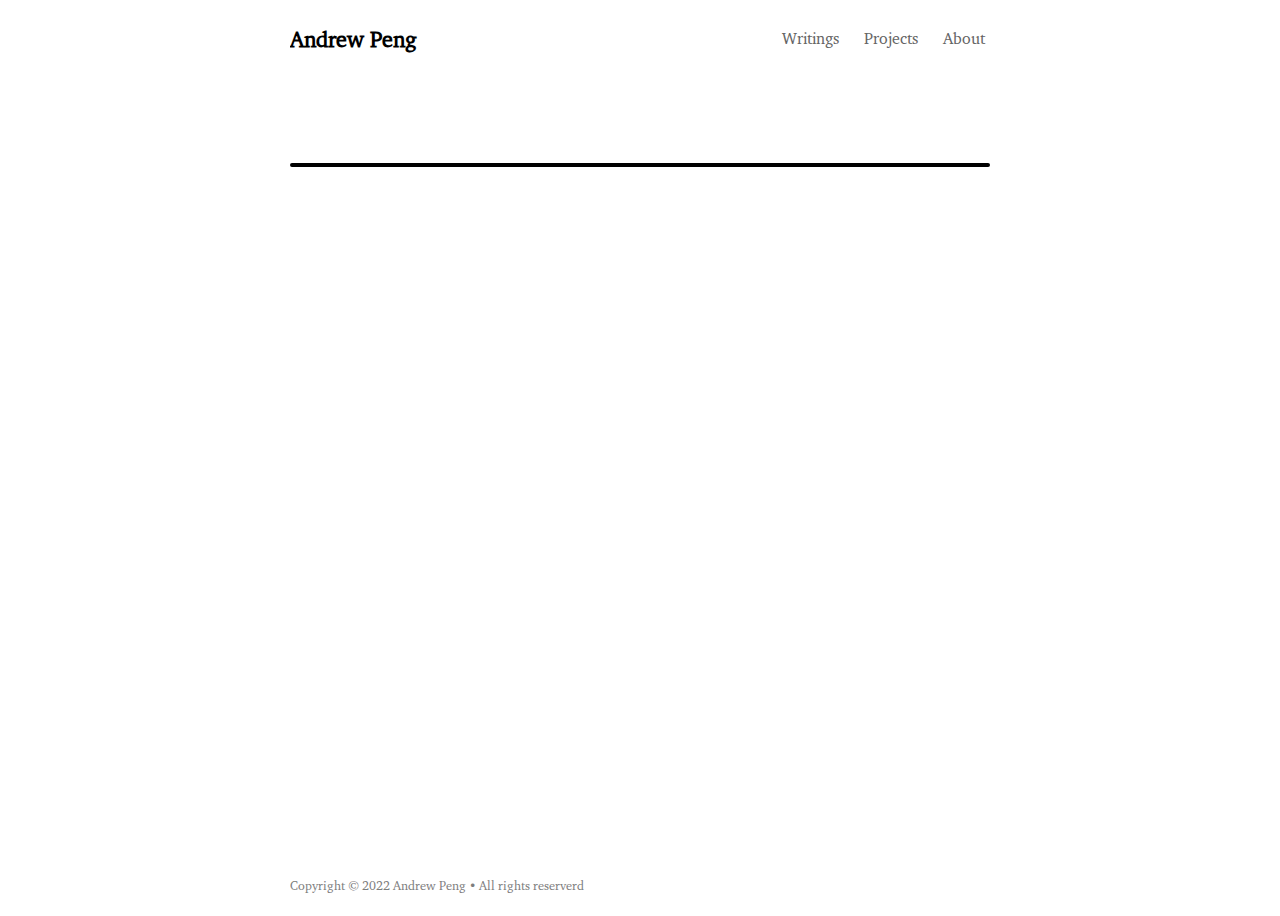
<file: writings/template.html>
<!DOCTYPE html>
<html lang="en">
  <head>
    <meta charset="UTF-8" />
    <meta http-equiv="X-UA-Compatible" content="IE=edge" />
    <meta name="viewport" content="width=device-width, initial-scale=1.0" />
    <title>Blog title</title>

    <link rel="stylesheet" href="../style.css" />
    <link rel="stylesheet" href="writings-style.css" />
    <link rel="stylesheet" href="../prism/prism.css" />

    <script src="../components/header.js" type="text/javascript" defer></script>
    <script
      src="../components/nav-footer.js"
      type="text/javascript"
      defer
    ></script>
    <script src="../components/footer.js" type="text/javascript" defer></script>
    <script src="writings.js" type="text/javascript" defer></script>

    <!-- Global site tag (gtag.js) - Google Analytics -->
    <script
      async
      src="https://www.googletagmanager.com/gtag/js?id=G-VR4JLBGD0D"
    ></script>
    <script>
      window.dataLayer = window.dataLayer || [];
      function gtag() {
        dataLayer.push(arguments);
      }
      gtag("js", new Date());

      gtag("config", "G-VR4JLBGD0D");
    </script>
  </head>
  <body>
    <div class="container">
      <header-component></header-component>

      <main>
        <h1 class="title"></h1>
        <p class="date"></p>
        <!-- Blog content goes below -->
        <div class="blog-content"></div>
      </main>

      <nav-footer-component></nav-footer-component>
      <footer-component></footer-component>
    </div>

    <script src="../prism/prism.js"></script>
  </body>
</html>
</file>
<file: style.css>
@font-face {
  font-family: charter;
  src: url("fonts/Charter Regular.otf") format("opentype"),
    url("fonts/Charter Bold.otf") format("opentype"),
    url("fonts/Charter Italic.otf") format("opentype"),
    url("fonts/Charter Bold Italic.otf") format("opentype");
}

html {
  font-size: 62.5%;
}

body {
  font-family: charter, sans-serif;

  display: flex;
  justify-content: center;
}

.container {
  margin-left: 1rem;
  margin-right: 1rem;

  overflow: auto;

  width: 70rem;
  position: relative;
  min-height: 100vh;
}

h1 {
  font-size: 3.5rem;
  margin-top: 5rem;
  margin-bottom: 5rem;
}

h2 {
  font-size: 3rem;
  margin-top: 3rem;
  margin-bottom: 3rem;
}

h3 {
  font-size: 2.5rem;
  margin-top: 2.5rem;
  margin-bottom: 2.5rem;
}

p {
  font-size: 1.9rem;
  color: rgba(0, 0, 0, 0.8);
  line-height: 3rem;

  margin-top: 3rem;
  margin-bottom: 3rem;
}

li {
  font-size: 1.9rem;
  color: rgba(0, 0, 0, 0.8);
  line-height: 3rem;

  margin-top: 1rem;
  margin-bottom: 1rem;
}

hr {
  border-top: 0.15rem solid rgb(180, 180, 180);
  margin-top: 5rem;
  margin-bottom: 5rem;
}

a {
  color: inherit;
}
</file>
<file: writings/writings-style.css>
code[class="language-python"] {
  font-size: 1.5rem !important;
}

p.date {
  margin-top: -4rem;

  color: rgb(100, 100, 100);
  font-size: 1.2rem;
}

figure {
  text-align: center;

  margin: 0;
  margin-top: 5rem;
  margin-bottom: 5rem;
}

figcaption {
  text-align: center;
}

figcaption a, 
figcaption p {
  margin-top: 0rem;

  line-height: 2rem;

  color: rgb(100, 100, 100);
  font-size: 1.4rem;
}
</file>
<file: prism/prism.css>
/* PrismJS 1.27.0
https://prismjs.com/download.html#themes=prism&languages=markup+css+clike+javascript+java+python&plugins=line-numbers+unescaped-markup */
code[class*=language-],pre[class*=language-]{color:#000;background:0 0;text-shadow:0 1px #fff;font-family:Consolas,Monaco,'Andale Mono','Ubuntu Mono',monospace;font-size:1em;text-align:left;white-space:pre;word-spacing:normal;word-break:normal;word-wrap:normal;line-height:1.5;-moz-tab-size:4;-o-tab-size:4;tab-size:4;-webkit-hyphens:none;-moz-hyphens:none;-ms-hyphens:none;hyphens:none}code[class*=language-] ::-moz-selection,code[class*=language-]::-moz-selection,pre[class*=language-] ::-moz-selection,pre[class*=language-]::-moz-selection{text-shadow:none;background:#b3d4fc}code[class*=language-] ::selection,code[class*=language-]::selection,pre[class*=language-] ::selection,pre[class*=language-]::selection{text-shadow:none;background:#b3d4fc}@media print{code[class*=language-],pre[class*=language-]{text-shadow:none}}pre[class*=language-]{padding:1em;margin:.5em 0;overflow:auto}:not(pre)>code[class*=language-],pre[class*=language-]{background:#f5f2f0}:not(pre)>code[class*=language-]{padding:.1em;border-radius:.3em;white-space:normal}.token.cdata,.token.comment,.token.doctype,.token.prolog{color:#708090}.token.punctuation{color:#999}.token.namespace{opacity:.7}.token.boolean,.token.constant,.token.deleted,.token.number,.token.property,.token.symbol,.token.tag{color:#905}.token.attr-name,.token.builtin,.token.char,.token.inserted,.token.selector,.token.string{color:#690}.language-css .token.string,.style .token.string,.token.entity,.token.operator,.token.url{color:#9a6e3a;background:hsla(0,0%,100%,.5)}.token.atrule,.token.attr-value,.token.keyword{color:#07a}.token.class-name,.token.function{color:#dd4a68}.token.important,.token.regex,.token.variable{color:#e90}.token.bold,.token.important{font-weight:700}.token.italic{font-style:italic}.token.entity{cursor:help}
pre[class*=language-].line-numbers{position:relative;padding-left:3.8em;counter-reset:linenumber}pre[class*=language-].line-numbers>code{position:relative;white-space:inherit}.line-numbers .line-numbers-rows{position:absolute;pointer-events:none;top:0;font-size:100%;left:-3.8em;width:3em;letter-spacing:-1px;border-right:1px solid #999;-webkit-user-select:none;-moz-user-select:none;-ms-user-select:none;user-select:none}.line-numbers-rows>span{display:block;counter-increment:linenumber}.line-numbers-rows>span:before{content:counter(linenumber);color:#999;display:block;padding-right:.8em;text-align:right}
[class*=lang-] script[type='text/plain'],[class*=language-] script[type='text/plain'],script[type='text/plain'][class*=lang-],script[type='text/plain'][class*=language-]{display:block;font:100% Consolas,Monaco,monospace;white-space:pre;overflow:auto}
</file>
